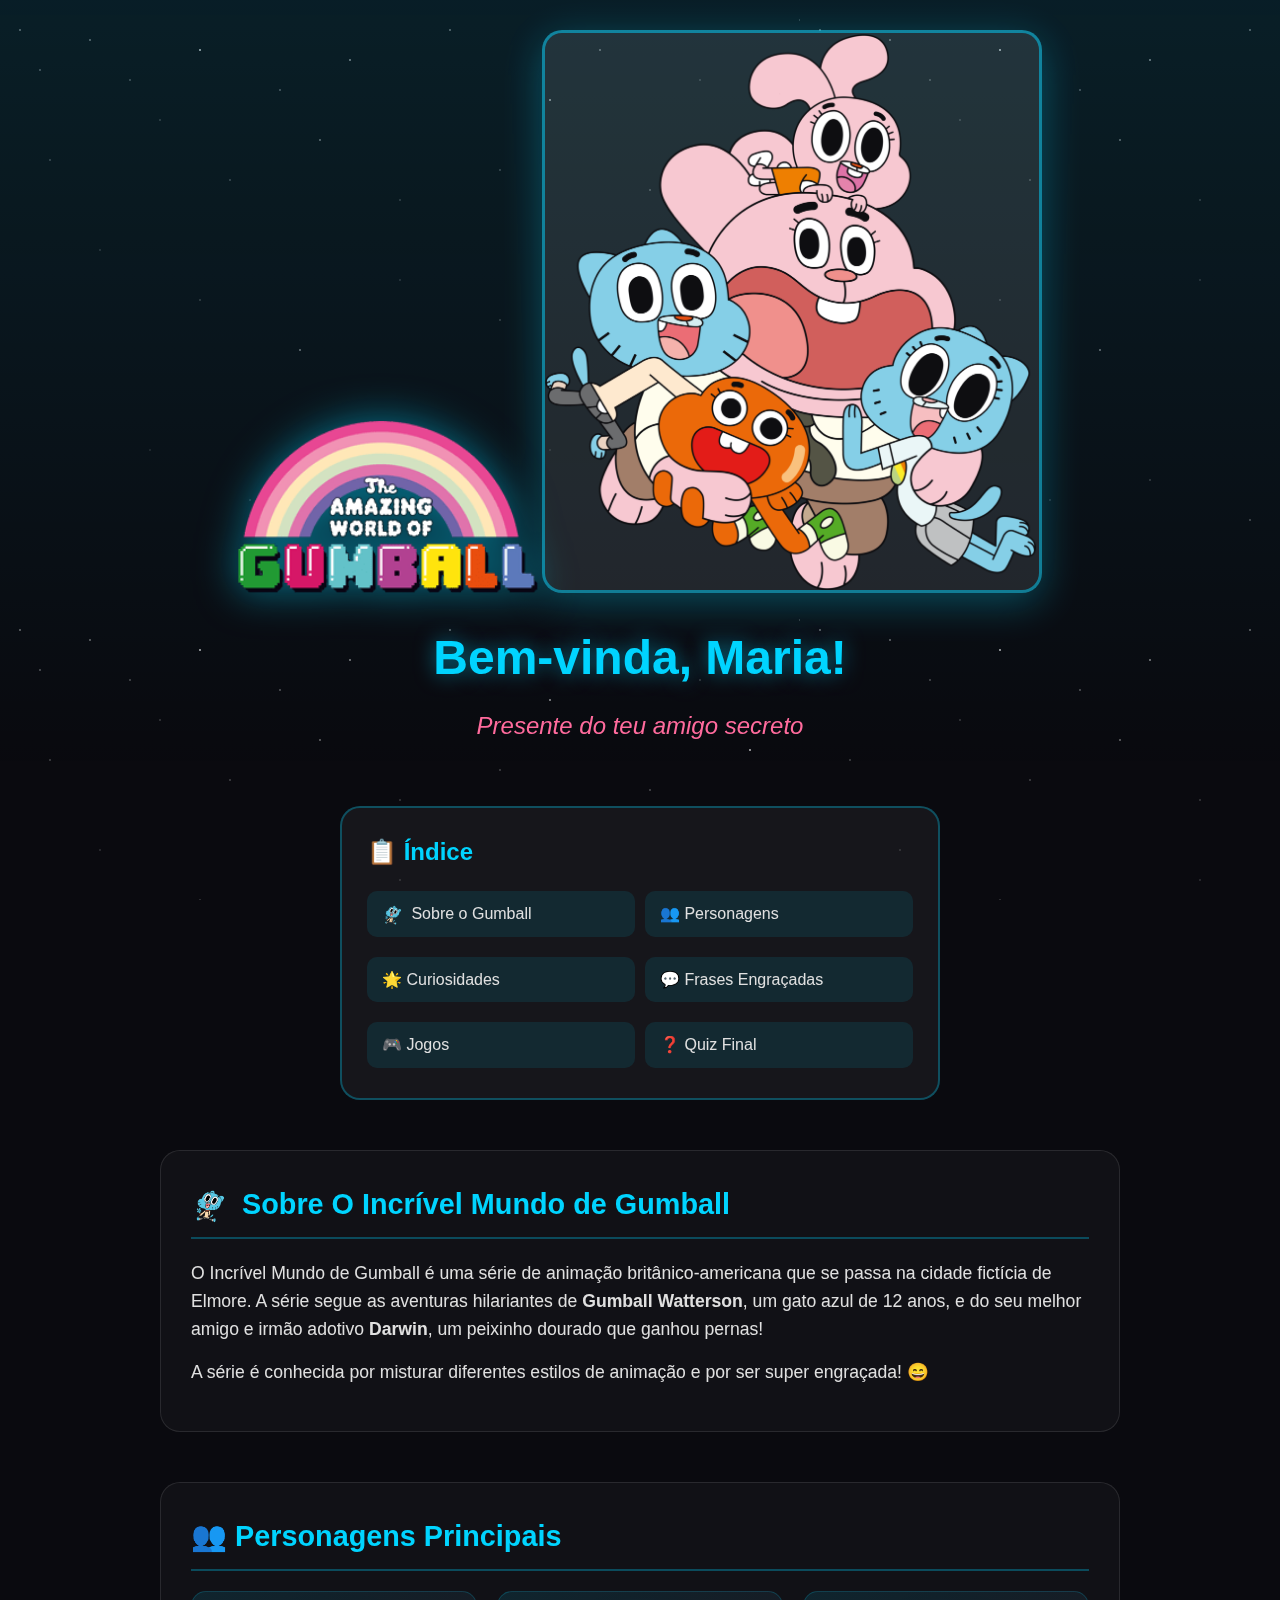
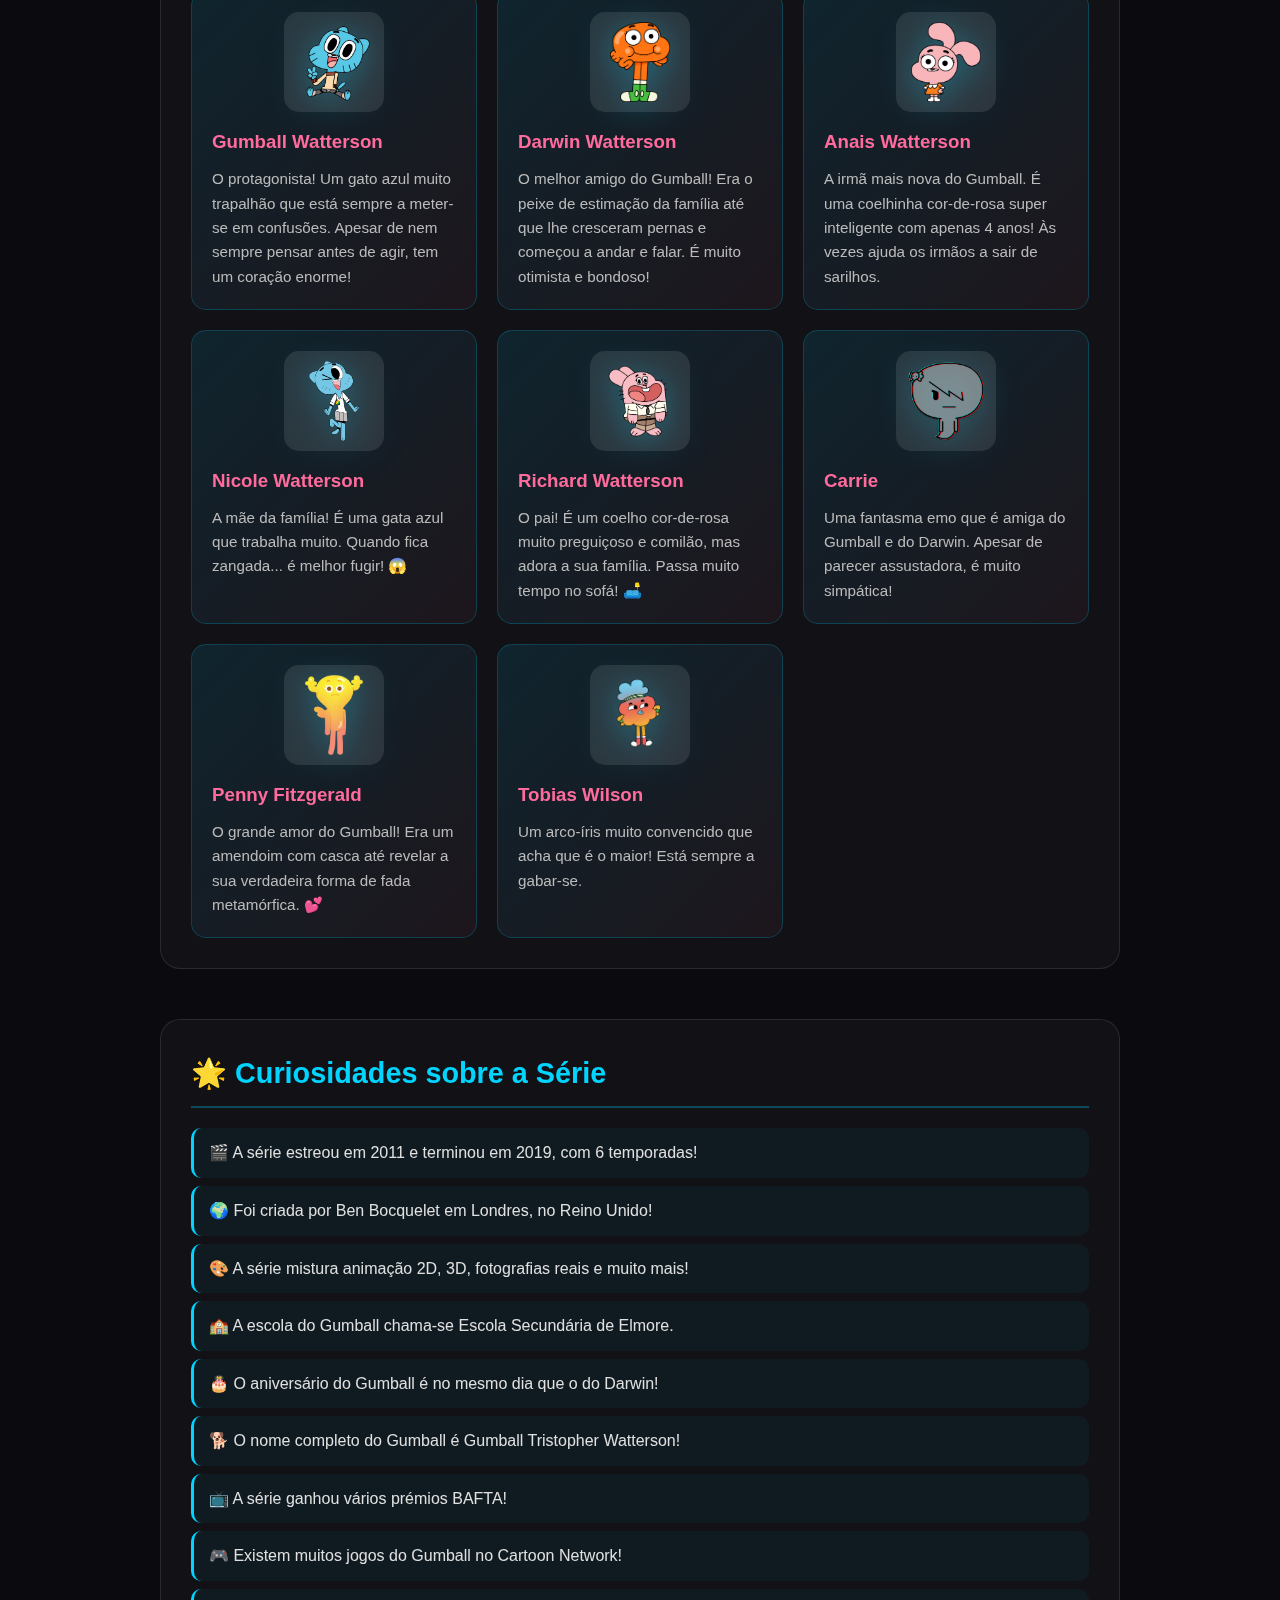
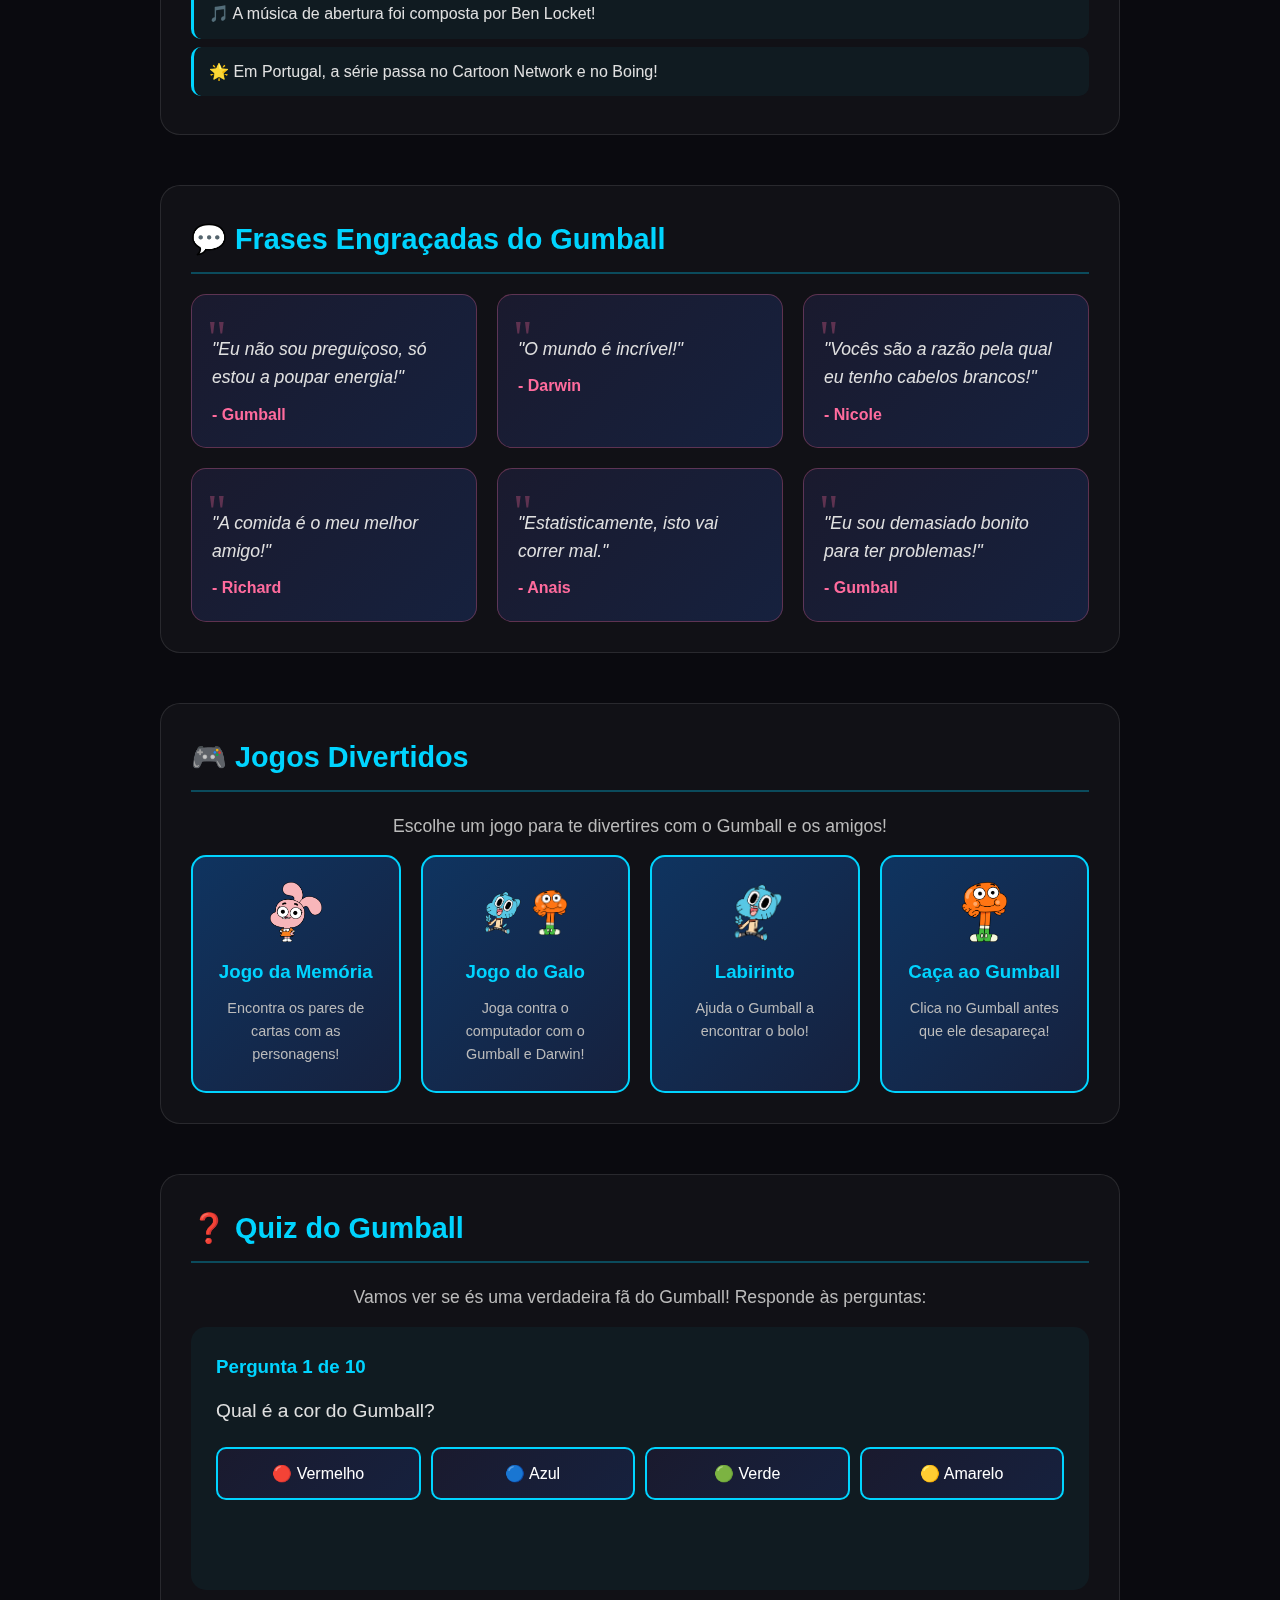
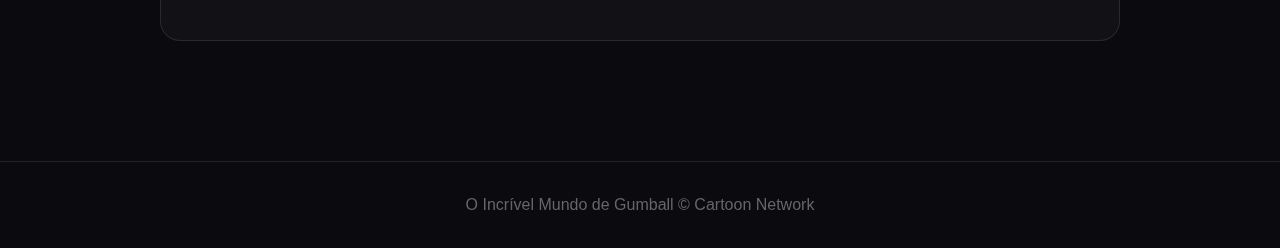
<file: index.html>
<!DOCTYPE html>
<html lang="pt-PT">
<head>
    <meta charset="UTF-8">
    <meta name="viewport" content="width=device-width, initial-scale=1.0">
    <title>Site da Maria - O Incrível Mundo de Gumball</title>
    <link rel="stylesheet" href="styles.css">
</head>
<body>
    <!-- Estrelinhas animadas -->
    <div class="stars"></div>

    <!-- Imagem do topo -->
    <header class="header">
        <img src="img/logo.png" alt="Logo Gumball" class="header-logo">
        <img src="img/header.png" alt="Gumball e Amigos" class="header-image">
        <h1 class="titulo-principal">Bem-vinda, Maria!</h1>
        <p class="subtitulo">Presente do teu amigo secreto</p>
    </header>

    <!-- Índice -->
    <nav class="indice">
        <h2>📋 Índice</h2>
        <ul>
            <li><a href="#sobre"><img src="img/gumball.png" alt="Gumball" style="width: 20px; height: 20px; vertical-align: middle; margin-right: 5px;"> Sobre o Gumball</a></li>
            <li><a href="#personagens">👥 Personagens</a></li>
            <li><a href="#curiosidades">🌟 Curiosidades</a></li>
            <li><a href="#frases">💬 Frases Engraçadas</a></li>
            <li><a href="#jogos">🎮 Jogos</a></li>
            <li><a href="#quiz">❓ Quiz Final</a></li>
        </ul>
    </nav>

    <main class="conteudo">
        <!-- Sobre o Gumball -->
        <section id="sobre" class="seccao">
            <h2><img src="img/gumball.png" alt="Gumball" style="width: 35px; height: 35px; vertical-align: middle; margin-right: 8px;"> Sobre O Incrível Mundo de Gumball</h2>
            <p>O Incrível Mundo de Gumball é uma série de animação britânico-americana que se passa na cidade fictícia de Elmore. A série segue as aventuras hilariantes de <strong>Gumball Watterson</strong>, um gato azul de 12 anos, e do seu melhor amigo e irmão adotivo <strong>Darwin</strong>, um peixinho dourado que ganhou pernas!</p>
            <p>A série é conhecida por misturar diferentes estilos de animação e por ser super engraçada! 😄</p>
        </section>

        <!-- Personagens -->
        <section id="personagens" class="seccao">
            <h2>👥 Personagens Principais</h2>
            <div class="personagens-grid">
                <div class="personagem-card">
                    <img src="img/gumball.png" alt="Gumball" class="personagem-img">
                    <h3>Gumball Watterson</h3>
                    <p>O protagonista! Um gato azul muito trapalhão que está sempre a meter-se em confusões. Apesar de nem sempre pensar antes de agir, tem um coração enorme!</p>
                </div>
                <div class="personagem-card">
                    <img src="img/darwin.png" alt="Darwin" class="personagem-img">
                    <h3>Darwin Watterson</h3>
                    <p>O melhor amigo do Gumball! Era o peixe de estimação da família até que lhe cresceram pernas e começou a andar e falar. É muito otimista e bondoso!</p>
                </div>
                <div class="personagem-card">
                    <img src="img/anais.png" alt="Anais" class="personagem-img">
                    <h3>Anais Watterson</h3>
                    <p>A irmã mais nova do Gumball. É uma coelhinha cor-de-rosa super inteligente com apenas 4 anos! Às vezes ajuda os irmãos a sair de sarilhos.</p>
                </div>
                <div class="personagem-card">
                    <img src="img/nicole.png" alt="Nicole" class="personagem-img">
                    <h3>Nicole Watterson</h3>
                    <p>A mãe da família! É uma gata azul que trabalha muito. Quando fica zangada... é melhor fugir! 😱</p>
                </div>
                <div class="personagem-card">
                    <img src="img/richard.png" alt="Richard" class="personagem-img">
                    <h3>Richard Watterson</h3>
                    <p>O pai! É um coelho cor-de-rosa muito preguiçoso e comilão, mas adora a sua família. Passa muito tempo no sofá! 🛋️</p>
                </div>
                <div class="personagem-card">
                    <img src="img/carrie.png" alt="Carrie" class="personagem-img">
                    <h3>Carrie</h3>
                    <p>Uma fantasma emo que é amiga do Gumball e do Darwin. Apesar de parecer assustadora, é muito simpática!</p>
                </div>
                <div class="personagem-card">
                    <img src="img/penny.png" alt="Penny" class="personagem-img">
                    <h3>Penny Fitzgerald</h3>
                    <p>O grande amor do Gumball! Era um amendoim com casca até revelar a sua verdadeira forma de fada metamórfica. 💕</p>
                </div>
                <div class="personagem-card">
                    <img src="img/tobias.png" alt="Tobias" class="personagem-img">
                    <h3>Tobias Wilson</h3>
                    <p>Um arco-íris muito convencido que acha que é o maior! Está sempre a gabar-se.</p>
                </div>
            </div>
        </section>

        <!-- Curiosidades -->
        <section id="curiosidades" class="seccao">
            <h2>🌟 Curiosidades sobre a Série</h2>
            <ul class="lista-curiosidades">
                <li>🎬 A série estreou em 2011 e terminou em 2019, com 6 temporadas!</li>
                <li>🌍 Foi criada por Ben Bocquelet em Londres, no Reino Unido!</li>
                <li>🎨 A série mistura animação 2D, 3D, fotografias reais e muito mais!</li>
                <li>🏫 A escola do Gumball chama-se Escola Secundária de Elmore.</li>
                <li>🎂 O aniversário do Gumball é no mesmo dia que o do Darwin!</li>
                <li>🐕 O nome completo do Gumball é Gumball Tristopher Watterson!</li>
                <li>📺 A série ganhou vários prémios BAFTA!</li>
                <li>🎮 Existem muitos jogos do Gumball no Cartoon Network!</li>
                <li>🎵 A música de abertura foi composta por Ben Locket!</li>
                <li>🌟 Em Portugal, a série passa no Cartoon Network e no Boing!</li>
            </ul>
        </section>

        <!-- Frases Engraçadas -->
        <section id="frases" class="seccao">
            <h2>💬 Frases Engraçadas do Gumball</h2>
            <div class="frases-container">
                <div class="frase-card">
                    <p>"Eu não sou preguiçoso, só estou a poupar energia!"</p>
                    <span>- Gumball</span>
                </div>
                <div class="frase-card">
                    <p>"O mundo é incrível!"</p>
                    <span>- Darwin</span>
                </div>
                <div class="frase-card">
                    <p>"Vocês são a razão pela qual eu tenho cabelos brancos!"</p>
                    <span>- Nicole</span>
                </div>
                <div class="frase-card">
                    <p>"A comida é o meu melhor amigo!"</p>
                    <span>- Richard</span>
                </div>
                <div class="frase-card">
                    <p>"Estatisticamente, isto vai correr mal."</p>
                    <span>- Anais</span>
                </div>
                <div class="frase-card">
                    <p>"Eu sou demasiado bonito para ter problemas!"</p>
                    <span>- Gumball</span>
                </div>
            </div>
        </section>

        <!-- Jogos -->
        <section id="jogos" class="seccao">
            <h2>🎮 Jogos Divertidos</h2>
            <p class="intro-jogos">Escolhe um jogo para te divertires com o Gumball e os amigos!</p>
            <div class="jogos-grid">
                <a href="jogo-memoria.html" class="jogo-card">
                    <div class="jogo-icon"><img src="img/anais.png" alt="Anais"></div>
                    <h3>Jogo da Memória</h3>
                    <p>Encontra os pares de cartas com as personagens!</p>
                </a>
                <a href="jogo-galo.html" class="jogo-card">
                    <div class="jogo-icon jogo-icon-duplo"><img src="img/gumball.png" alt="Gumball"><img src="img/darwin.png" alt="Darwin"></div>
                    <h3>Jogo do Galo</h3>
                    <p>Joga contra o computador com o Gumball e Darwin!</p>
                </a>
                <a href="labirinto.html" class="jogo-card">
                    <div class="jogo-icon"><img src="img/gumball.png" alt="Gumball"></div>
                    <h3>Labirinto</h3>
                    <p>Ajuda o Gumball a encontrar o bolo!</p>
                </a>
                <a href="caca-gumball.html" class="jogo-card">
                    <div class="jogo-icon"><img src="img/darwin.png" alt="Darwin"></div>
                    <h3>Caça ao Gumball</h3>
                    <p>Clica no Gumball antes que ele desapareça!</p>
                </a>
            </div>
        </section>

        <!-- Quiz -->
        <section id="quiz" class="seccao">
            <h2>❓ Quiz do Gumball</h2>
            <p class="intro-quiz">Vamos ver se és uma verdadeira fã do Gumball! Responde às perguntas:</p>

            <div id="quiz-container">
                <div id="quiz-questions">
                    <!-- Pergunta 1 -->
                    <div class="quiz-question" data-question="1">
                        <h3>Pergunta 1 de 10</h3>
                        <p>Qual é a cor do Gumball?</p>
                        <div class="quiz-options">
                            <button onclick="checkAnswer(1, 'a')">🔴 Vermelho</button>
                            <button onclick="checkAnswer(1, 'b')">🔵 Azul</button>
                            <button onclick="checkAnswer(1, 'c')">🟢 Verde</button>
                            <button onclick="checkAnswer(1, 'd')">🟡 Amarelo</button>
                        </div>
                        <p class="feedback" id="feedback1"></p>
                    </div>

                    <!-- Pergunta 2 -->
                    <div class="quiz-question hidden" data-question="2">
                        <h3>Pergunta 2 de 10</h3>
                        <p>O que é o Darwin?</p>
                        <div class="quiz-options">
                            <button onclick="checkAnswer(2, 'a')">🐱 Um gato</button>
                            <button onclick="checkAnswer(2, 'b')">🐟 Um peixe</button>
                            <button onclick="checkAnswer(2, 'c')">🐰 Um coelho</button>
                            <button onclick="checkAnswer(2, 'd')">🐕 Um cão</button>
                        </div>
                        <p class="feedback" id="feedback2"></p>
                    </div>

                    <!-- Pergunta 3 -->
                    <div class="quiz-question hidden" data-question="3">
                        <h3>Pergunta 3 de 10</h3>
                        <p>Como se chama a irmã mais nova do Gumball?</p>
                        <div class="quiz-options">
                            <button onclick="checkAnswer(3, 'a')">Ana</button>
                            <button onclick="checkAnswer(3, 'b')">Penny</button>
                            <button onclick="checkAnswer(3, 'c')">Anais</button>
                            <button onclick="checkAnswer(3, 'd')">Carrie</button>
                        </div>
                        <p class="feedback" id="feedback3"></p>
                    </div>

                    <!-- Pergunta 4 -->
                    <div class="quiz-question hidden" data-question="4">
                        <h3>Pergunta 4 de 10</h3>
                        <p>Qual é o nome da cidade onde vive o Gumball?</p>
                        <div class="quiz-options">
                            <button onclick="checkAnswer(4, 'a')">Townsville</button>
                            <button onclick="checkAnswer(4, 'b')">Elmore</button>
                            <button onclick="checkAnswer(4, 'c')">Springfield</button>
                            <button onclick="checkAnswer(4, 'd')">Gravity Falls</button>
                        </div>
                        <p class="feedback" id="feedback4"></p>
                    </div>

                    <!-- Pergunta 5 -->
                    <div class="quiz-question hidden" data-question="5">
                        <h3>Pergunta 5 de 10</h3>
                        <p>Quem é o grande amor do Gumball?</p>
                        <div class="quiz-options">
                            <button onclick="checkAnswer(5, 'a')">Carrie</button>
                            <button onclick="checkAnswer(5, 'b')">Masami</button>
                            <button onclick="checkAnswer(5, 'c')">Penny</button>
                            <button onclick="checkAnswer(5, 'd')">Teri</button>
                        </div>
                        <p class="feedback" id="feedback5"></p>
                    </div>

                    <!-- Pergunta 6 -->
                    <div class="quiz-question hidden" data-question="6">
                        <h3>Pergunta 6 de 10</h3>
                        <p>Qual é a característica principal do pai, Richard?</p>
                        <div class="quiz-options">
                            <button onclick="checkAnswer(6, 'a')">É muito trabalhador</button>
                            <button onclick="checkAnswer(6, 'b')">É preguiçoso e comilão</button>
                            <button onclick="checkAnswer(6, 'c')">É muito inteligente</button>
                            <button onclick="checkAnswer(6, 'd')">É atlético</button>
                        </div>
                        <p class="feedback" id="feedback6"></p>
                    </div>

                    <!-- Pergunta 7 -->
                    <div class="quiz-question hidden" data-question="7">
                        <h3>Pergunta 7 de 10</h3>
                        <p>O que é a Carrie?</p>
                        <div class="quiz-options">
                            <button onclick="checkAnswer(7, 'a')">Uma nuvem</button>
                            <button onclick="checkAnswer(7, 'b')">Uma fantasma</button>
                            <button onclick="checkAnswer(7, 'c')">Uma fada</button>
                            <button onclick="checkAnswer(7, 'd')">Uma bruxa</button>
                        </div>
                        <p class="feedback" id="feedback7"></p>
                    </div>

                    <!-- Pergunta 8 -->
                    <div class="quiz-question hidden" data-question="8">
                        <h3>Pergunta 8 de 10</h3>
                        <p>Quantas temporadas tem a série?</p>
                        <div class="quiz-options">
                            <button onclick="checkAnswer(8, 'a')">4 temporadas</button>
                            <button onclick="checkAnswer(8, 'b')">5 temporadas</button>
                            <button onclick="checkAnswer(8, 'c')">6 temporadas</button>
                            <button onclick="checkAnswer(8, 'd')">7 temporadas</button>
                        </div>
                        <p class="feedback" id="feedback8"></p>
                    </div>

                    <!-- Pergunta 9 -->
                    <div class="quiz-question hidden" data-question="9">
                        <h3>Pergunta 9 de 10</h3>
                        <p>Qual é o animal que é a mãe do Gumball?</p>
                        <div class="quiz-options">
                            <button onclick="checkAnswer(9, 'a')">Coelha</button>
                            <button onclick="checkAnswer(9, 'b')">Gata</button>
                            <button onclick="checkAnswer(9, 'c')">Raposa</button>
                            <button onclick="checkAnswer(9, 'd')">Ratinha</button>
                        </div>
                        <p class="feedback" id="feedback9"></p>
                    </div>

                    <!-- Pergunta 10 -->
                    <div class="quiz-question hidden" data-question="10">
                        <h3>Pergunta 10 de 10</h3>
                        <p>Qual é o nome completo do meio do Gumball?</p>
                        <div class="quiz-options">
                            <button onclick="checkAnswer(10, 'a')">Christopher</button>
                            <button onclick="checkAnswer(10, 'b')">Tristopher</button>
                            <button onclick="checkAnswer(10, 'c')">Theodore</button>
                            <button onclick="checkAnswer(10, 'd')">Timothy</button>
                        </div>
                        <p class="feedback" id="feedback10"></p>
                    </div>
                </div>

                <div id="quiz-result" class="hidden">
                    <h3>🎉 Quiz Completo!</h3>
                    <p id="score-text"></p>
                    <div id="result-message"></div>
                    <button onclick="restartQuiz()" class="btn-restart">🔄 Jogar Novamente</button>
                </div>
            </div>
        </section>

    </main>

    <footer>
        <p>O Incrível Mundo de Gumball © Cartoon Network</p>
    </footer>

    <script>
        // Quiz Logic
        const answers = {
            1: 'b', // Azul
            2: 'b', // Peixe
            3: 'c', // Anais
            4: 'b', // Elmore
            5: 'c', // Penny
            6: 'b', // Preguiçoso e comilão
            7: 'b', // Fantasma
            8: 'c', // 6 temporadas
            9: 'b', // Gata
            10: 'b' // Tristopher
        };

        let currentQuestion = 1;
        let score = 0;
        let answeredQuestions = new Set();

        function checkAnswer(question, answer) {
            if (answeredQuestions.has(question)) return;

            answeredQuestions.add(question);
            const feedback = document.getElementById(`feedback${question}`);
            const buttons = document.querySelectorAll(`.quiz-question[data-question="${question}"] button`);

            buttons.forEach(btn => btn.disabled = true);

            if (answer === answers[question]) {
                score++;
                feedback.textContent = '✅ Correto! Muito bem!';
                feedback.className = 'feedback correct';
            } else {
                feedback.textContent = '❌ Ops! Não era essa...';
                feedback.className = 'feedback incorrect';
            }

            setTimeout(() => {
                if (question < 10) {
                    document.querySelector(`.quiz-question[data-question="${question}"]`).classList.add('hidden');
                    document.querySelector(`.quiz-question[data-question="${question + 1}"]`).classList.remove('hidden');
                } else {
                    showResult();
                }
            }, 1500);
        }

        function showResult() {
            document.getElementById('quiz-questions').classList.add('hidden');
            document.getElementById('quiz-result').classList.remove('hidden');

            const scoreText = document.getElementById('score-text');
            const resultMessage = document.getElementById('result-message');

            scoreText.textContent = `Acertaste ${score} de 10 perguntas!`;

            if (score === 10) {
                resultMessage.innerHTML = '🏆 PERFEITO! És uma super fã do Gumball! 🌟';
            } else if (score >= 7) {
                resultMessage.innerHTML = '🎉 Excelente! Sabes muito sobre o Gumball!';
            } else if (score >= 5) {
                resultMessage.innerHTML = '👍 Nada mal! Continua a ver a série!';
            } else {
                resultMessage.innerHTML = '💪 Podes melhorar! Vê mais episódios!';
            }
        }

        function restartQuiz() {
            currentQuestion = 1;
            score = 0;
            answeredQuestions.clear();

            document.querySelectorAll('.quiz-question').forEach((q, i) => {
                if (i === 0) {
                    q.classList.remove('hidden');
                } else {
                    q.classList.add('hidden');
                }
                q.querySelectorAll('button').forEach(btn => btn.disabled = false);
            });

            document.querySelectorAll('.feedback').forEach(f => {
                f.textContent = '';
                f.className = 'feedback';
            });

            document.getElementById('quiz-questions').classList.remove('hidden');
            document.getElementById('quiz-result').classList.add('hidden');
        }

        // Smooth scrolling para o índice
        document.querySelectorAll('.indice a').forEach(anchor => {
            anchor.addEventListener('click', function(e) {
                e.preventDefault();
                const target = document.querySelector(this.getAttribute('href'));
                target.scrollIntoView({ behavior: 'smooth' });
            });
        });
    </script>
</body>
</html>
</file>
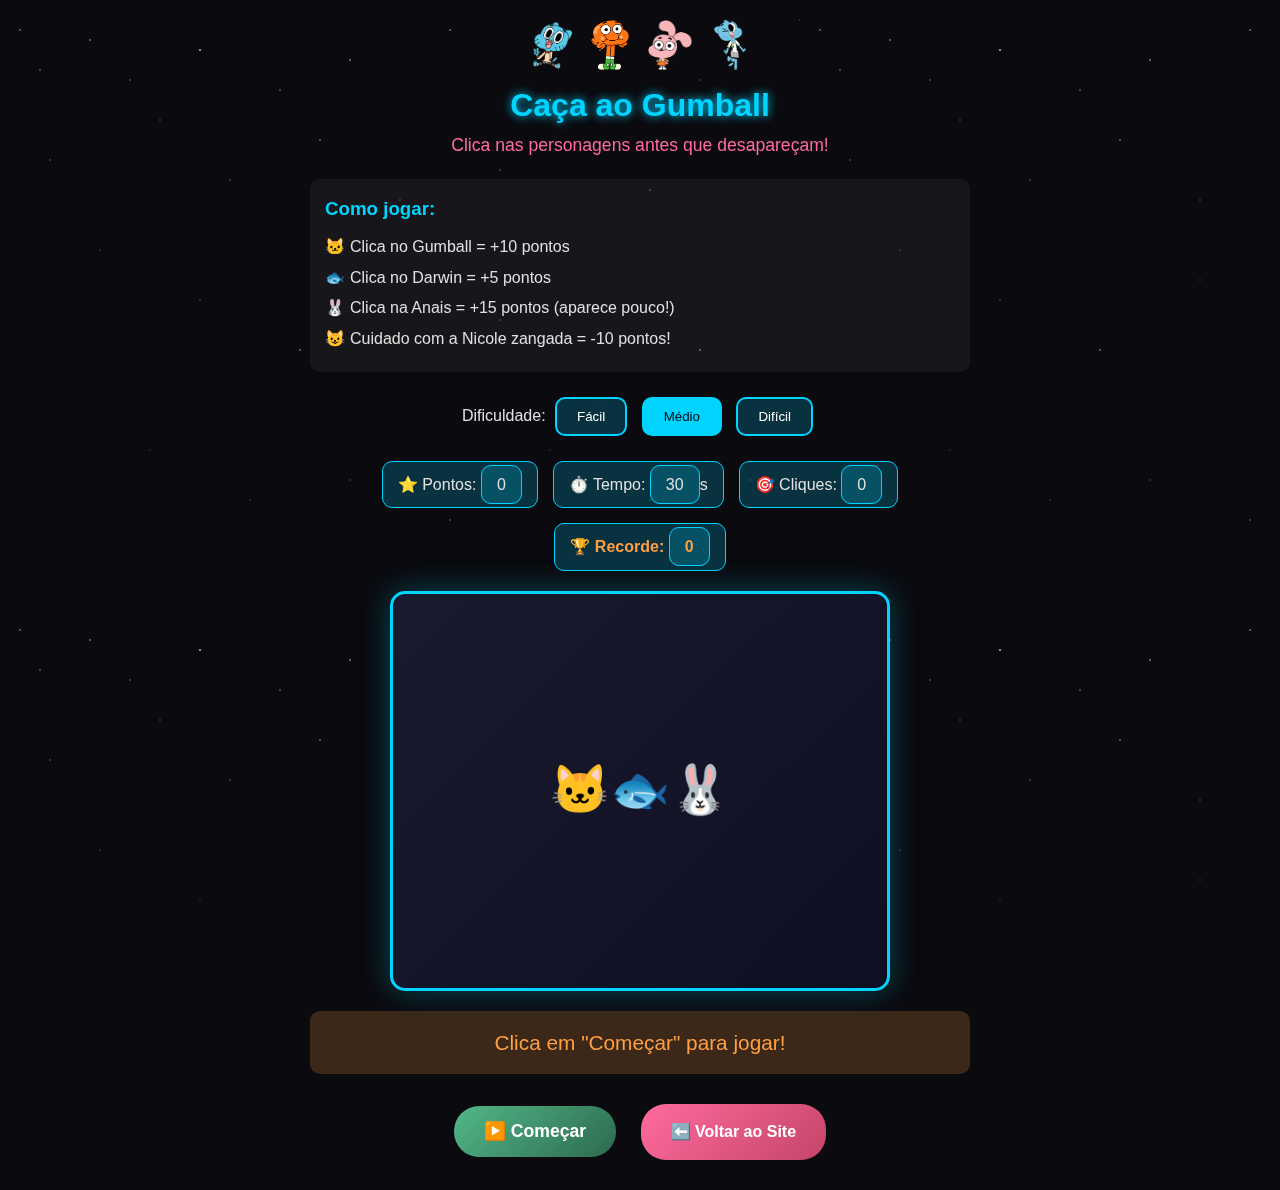
<file: caca-gumball.html>
<!DOCTYPE html>
<html lang="pt-PT">
<head>
    <meta charset="UTF-8">
    <meta name="viewport" content="width=device-width, initial-scale=1.0">
    <title>Caça ao Gumball</title>
    <link rel="stylesheet" href="styles.css">
    <style>
        .game-container {
            max-width: 700px;
            margin: 0 auto;
            padding: 20px;
            text-align: center;
        }

        .game-header {
            margin-bottom: 20px;
            text-align: center;
        }

        .game-header-imgs {
            display: flex;
            justify-content: center;
            gap: 10px;
            margin-bottom: 10px;
        }

        .game-header-imgs img {
            width: 50px;
            height: 50px;
            object-fit: contain;
        }

        .game-header h1 {
            color: #00d4ff;
            font-size: 2em;
            text-shadow: 0 0 10px #00d4ff;
        }

        .game-header p {
            color: #ff6b9d;
            font-size: 1.1em;
        }

        .game-info {
            display: flex;
            justify-content: center;
            gap: 15px;
            margin-bottom: 20px;
            flex-wrap: wrap;
        }

        .game-info span {
            background: rgba(0, 212, 255, 0.2);
            padding: 10px 15px;
            border-radius: 10px;
            border: 1px solid #00d4ff;
            font-size: 1em;
        }

        .game-area {
            position: relative;
            width: 100%;
            max-width: 500px;
            height: 400px;
            background: linear-gradient(135deg, #1a1a2e, #0f0f23);
            border: 3px solid #00d4ff;
            border-radius: 15px;
            margin: 0 auto 20px;
            overflow: hidden;
            cursor: crosshair;
            box-shadow: 0 0 30px rgba(0, 212, 255, 0.3);
        }

        .character {
            position: absolute;
            cursor: pointer;
            transition: transform 0.1s ease;
            user-select: none;
            z-index: 10;
            width: 60px;
            height: 60px;
        }

        .character img {
            width: 100%;
            height: 100%;
            object-fit: contain;
        }

        .character:hover {
            transform: scale(1.2);
        }

        .character.clicked {
            animation: pop 0.3s ease;
        }

        @keyframes pop {
            0% { transform: scale(1); }
            50% { transform: scale(1.5); }
            100% { transform: scale(0); opacity: 0; }
        }

        .score-popup {
            position: absolute;
            font-size: 1.5em;
            font-weight: bold;
            pointer-events: none;
            animation: scoreFloat 1s ease forwards;
            z-index: 20;
        }

        .score-popup.positive {
            color: #52b788;
        }

        .score-popup.negative {
            color: #ff6b9d;
        }

        @keyframes scoreFloat {
            0% { opacity: 1; transform: translateY(0); }
            100% { opacity: 0; transform: translateY(-50px); }
        }

        .game-status {
            font-size: 1.3em;
            margin: 20px 0;
            padding: 15px;
            border-radius: 10px;
            background: rgba(0, 212, 255, 0.1);
            min-height: 50px;
        }

        .game-status.ready {
            background: rgba(255, 159, 67, 0.2);
            color: #ff9f43;
        }

        .game-status.playing {
            background: rgba(0, 212, 255, 0.2);
            color: #00d4ff;
        }

        .game-status.ended {
            background: rgba(82, 183, 136, 0.2);
            color: #52b788;
        }

        .btn-voltar {
            display: inline-block;
            background: linear-gradient(135deg, #ff6b9d, #c44569);
            color: white;
            padding: 15px 30px;
            border-radius: 25px;
            text-decoration: none;
            font-weight: bold;
            margin: 10px;
            transition: all 0.3s ease;
            border: none;
            cursor: pointer;
            font-size: 1em;
        }

        .btn-voltar:hover {
            transform: scale(1.05);
            box-shadow: 0 5px 20px rgba(255, 107, 157, 0.5);
        }

        .btn-start {
            display: inline-block;
            background: linear-gradient(135deg, #52b788, #2d6a4f);
            color: white;
            padding: 15px 30px;
            border-radius: 25px;
            text-decoration: none;
            font-weight: bold;
            margin: 10px;
            transition: all 0.3s ease;
            border: none;
            cursor: pointer;
            font-size: 1.1em;
        }

        .btn-start:hover {
            transform: scale(1.05);
            box-shadow: 0 5px 20px rgba(82, 183, 136, 0.5);
        }

        .difficulty-selector {
            margin-bottom: 20px;
        }

        .difficulty-selector button {
            background: rgba(0, 212, 255, 0.2);
            border: 2px solid #00d4ff;
            color: white;
            padding: 10px 20px;
            margin: 5px;
            border-radius: 10px;
            cursor: pointer;
            transition: all 0.3s ease;
        }

        .difficulty-selector button:hover,
        .difficulty-selector button.active {
            background: #00d4ff;
            color: #0a0a0f;
        }

        .game-buttons {
            margin-top: 20px;
        }

        .instructions {
            background: rgba(255, 255, 255, 0.05);
            padding: 15px;
            border-radius: 10px;
            margin-bottom: 20px;
            text-align: left;
        }

        .instructions h3 {
            color: #00d4ff;
            margin-bottom: 10px;
        }

        .instructions ul {
            list-style: none;
            padding: 0;
        }

        .instructions li {
            margin: 5px 0;
            padding-left: 25px;
            position: relative;
        }

        .instructions li::before {
            content: attr(data-emoji);
            position: absolute;
            left: 0;
        }

        .high-score {
            color: #ff9f43;
            font-weight: bold;
        }
    </style>
</head>
<body>
    <div class="stars"></div>

    <div class="game-container">
        <div class="game-header">
            <div class="game-header-imgs">
                <img src="img/gumball.png" alt="Gumball">
                <img src="img/darwin.png" alt="Darwin">
                <img src="img/anais.png" alt="Anais">
                <img src="img/nicole.png" alt="Nicole">
            </div>
            <h1>Caça ao Gumball</h1>
            <p>Clica nas personagens antes que desapareçam!</p>
        </div>

        <div class="instructions">
            <h3>Como jogar:</h3>
            <ul>
                <li data-emoji="🐱">Clica no Gumball = +10 pontos</li>
                <li data-emoji="🐟">Clica no Darwin = +5 pontos</li>
                <li data-emoji="🐰">Clica na Anais = +15 pontos (aparece pouco!)</li>
                <li data-emoji="😺">Cuidado com a Nicole zangada = -10 pontos!</li>
            </ul>
        </div>

        <div class="difficulty-selector">
            <span>Dificuldade:</span>
            <button onclick="setDifficulty('easy')" id="btn-easy">Fácil</button>
            <button onclick="setDifficulty('medium')" id="btn-medium" class="active">Médio</button>
            <button onclick="setDifficulty('hard')" id="btn-hard">Difícil</button>
        </div>

        <div class="game-info">
            <span>⭐ Pontos: <span id="score">0</span></span>
            <span>⏱️ Tempo: <span id="timer">30</span>s</span>
            <span>🎯 Cliques: <span id="clicks">0</span></span>
            <span class="high-score">🏆 Recorde: <span id="high-score">0</span></span>
        </div>

        <div class="game-area" id="game-area">
            <!-- Characters will appear here -->
            <div style="display: flex; align-items: center; justify-content: center; height: 100%; font-size: 3em;">
                🐱🐟🐰
            </div>
        </div>

        <div class="game-status ready" id="game-status">
            Clica em "Começar" para jogar!
        </div>

        <div class="game-buttons">
            <button onclick="startGame()" class="btn-start" id="btn-start">▶️ Começar</button>
            <a href="index.html" class="btn-voltar">⬅️ Voltar ao Site</a>
        </div>
    </div>

    <script>
        const characters = [
            { img: 'img/gumball.png', name: 'Gumball', points: 10, weight: 40 },
            { img: 'img/darwin.png', name: 'Darwin', points: 5, weight: 35 },
            { img: 'img/anais.png', name: 'Anais', points: 15, weight: 15 },
            { img: 'img/nicole.png', name: 'Nicole', points: -10, weight: 10 }
        ];

        let difficulty = 'medium';
        let score = 0;
        let clicks = 0;
        let timeLeft = 30;
        let gameInterval = null;
        let spawnInterval = null;
        let gameActive = false;
        let highScore = localStorage.getItem('gumballHighScore') || 0;

        document.getElementById('high-score').textContent = highScore;

        const difficultySettings = {
            easy: { spawnRate: 1500, disappearTime: 2500, maxCharacters: 2 },
            medium: { spawnRate: 1000, disappearTime: 1800, maxCharacters: 3 },
            hard: { spawnRate: 600, disappearTime: 1200, maxCharacters: 4 }
        };

        function setDifficulty(level) {
            if (gameActive) return;
            difficulty = level;
            document.querySelectorAll('.difficulty-selector button').forEach(btn => btn.classList.remove('active'));
            document.getElementById(`btn-${level}`).classList.add('active');
        }

        function getRandomCharacter() {
            const totalWeight = characters.reduce((sum, char) => sum + char.weight, 0);
            let random = Math.random() * totalWeight;

            for (const char of characters) {
                random -= char.weight;
                if (random <= 0) return char;
            }
            return characters[0];
        }

        function spawnCharacter() {
            if (!gameActive) return;

            const gameArea = document.getElementById('game-area');
            const settings = difficultySettings[difficulty];

            // Limita o número de personagens na tela
            const currentCharacters = gameArea.querySelectorAll('.character');
            if (currentCharacters.length >= settings.maxCharacters) return;

            const char = getRandomCharacter();
            const charElement = document.createElement('div');
            charElement.className = 'character';
            charElement.innerHTML = `<img src="${char.img}" alt="${char.name}">`;
            charElement.dataset.points = char.points;
            charElement.dataset.name = char.name;

            // Posição aleatória
            const maxX = gameArea.offsetWidth - 60;
            const maxY = gameArea.offsetHeight - 60;
            const x = Math.random() * maxX;
            const y = Math.random() * maxY;

            charElement.style.left = `${x}px`;
            charElement.style.top = `${y}px`;

            charElement.addEventListener('click', (e) => {
                if (!gameActive) return;

                const points = parseInt(charElement.dataset.points);
                score += points;
                clicks++;

                document.getElementById('score').textContent = score;
                document.getElementById('clicks').textContent = clicks;

                // Popup de pontos
                showScorePopup(e.clientX, e.clientY, points);

                charElement.classList.add('clicked');
                setTimeout(() => {
                    if (charElement.parentNode) {
                        charElement.remove();
                    }
                }, 300);
            });

            gameArea.appendChild(charElement);

            // Remove após algum tempo
            setTimeout(() => {
                if (charElement.parentNode && !charElement.classList.contains('clicked')) {
                    charElement.style.opacity = '0';
                    charElement.style.transition = 'opacity 0.3s';
                    setTimeout(() => {
                        if (charElement.parentNode) {
                            charElement.remove();
                        }
                    }, 300);
                }
            }, settings.disappearTime);
        }

        function showScorePopup(x, y, points) {
            const gameArea = document.getElementById('game-area');
            const rect = gameArea.getBoundingClientRect();

            const popup = document.createElement('div');
            popup.className = `score-popup ${points > 0 ? 'positive' : 'negative'}`;
            popup.textContent = points > 0 ? `+${points}` : points;

            popup.style.left = `${x - rect.left}px`;
            popup.style.top = `${y - rect.top}px`;

            gameArea.appendChild(popup);

            setTimeout(() => popup.remove(), 1000);
        }

        function startGame() {
            if (gameActive) return;

            gameActive = true;
            score = 0;
            clicks = 0;
            timeLeft = 30;

            document.getElementById('score').textContent = '0';
            document.getElementById('clicks').textContent = '0';
            document.getElementById('timer').textContent = '30';
            document.getElementById('btn-start').textContent = '🎮 A jogar...';
            document.getElementById('btn-start').disabled = true;

            const statusElement = document.getElementById('game-status');
            statusElement.className = 'game-status playing';
            statusElement.textContent = 'Apanha as personagens! 🎯';

            const gameArea = document.getElementById('game-area');
            gameArea.innerHTML = '';

            const settings = difficultySettings[difficulty];

            // Timer do jogo
            gameInterval = setInterval(() => {
                timeLeft--;
                document.getElementById('timer').textContent = timeLeft;

                if (timeLeft <= 0) {
                    endGame();
                }
            }, 1000);

            // Spawn de personagens
            spawnInterval = setInterval(spawnCharacter, settings.spawnRate);
            spawnCharacter(); // Spawn inicial
        }

        function endGame() {
            gameActive = false;
            clearInterval(gameInterval);
            clearInterval(spawnInterval);

            const gameArea = document.getElementById('game-area');
            gameArea.innerHTML = '';

            // Atualiza recorde
            if (score > highScore) {
                highScore = score;
                localStorage.setItem('gumballHighScore', highScore);
                document.getElementById('high-score').textContent = highScore;
            }

            const statusElement = document.getElementById('game-status');
            statusElement.className = 'game-status ended';

            let message = '';
            if (score >= 200) {
                message = `🏆 INCRÍVEL! ${score} pontos! És um mestre da caça ao Gumball!`;
            } else if (score >= 100) {
                message = `🎉 Muito bem! ${score} pontos! O Gumball ficaria orgulhoso!`;
            } else if (score >= 50) {
                message = `👍 Nada mal! ${score} pontos! Continua a treinar!`;
            } else if (score >= 0) {
                message = `😊 ${score} pontos! Tenta outra vez para melhorar!`;
            } else {
                message = `😅 ${score} pontos! Cuidado com a Nicole zangada!`;
            }

            if (score === highScore && score > 0) {
                message += ' 🌟 NOVO RECORDE!';
            }

            statusElement.textContent = message;

            document.getElementById('btn-start').textContent = '▶️ Jogar Novamente';
            document.getElementById('btn-start').disabled = false;

            // Mostra personagens no final
            gameArea.innerHTML = `
                <div style="display: flex; flex-direction: column; align-items: center; justify-content: center; height: 100%;">
                    <div style="font-size: 4em; margin-bottom: 10px;">
                        ${score >= 100 ? '🎉' : score >= 0 ? '😊' : '😅'}
                    </div>
                    <div style="font-size: 2em; color: #00d4ff;">
                        ${score} pontos!
                    </div>
                </div>
            `;
        }
    </script>
</body>
</html>
</file>
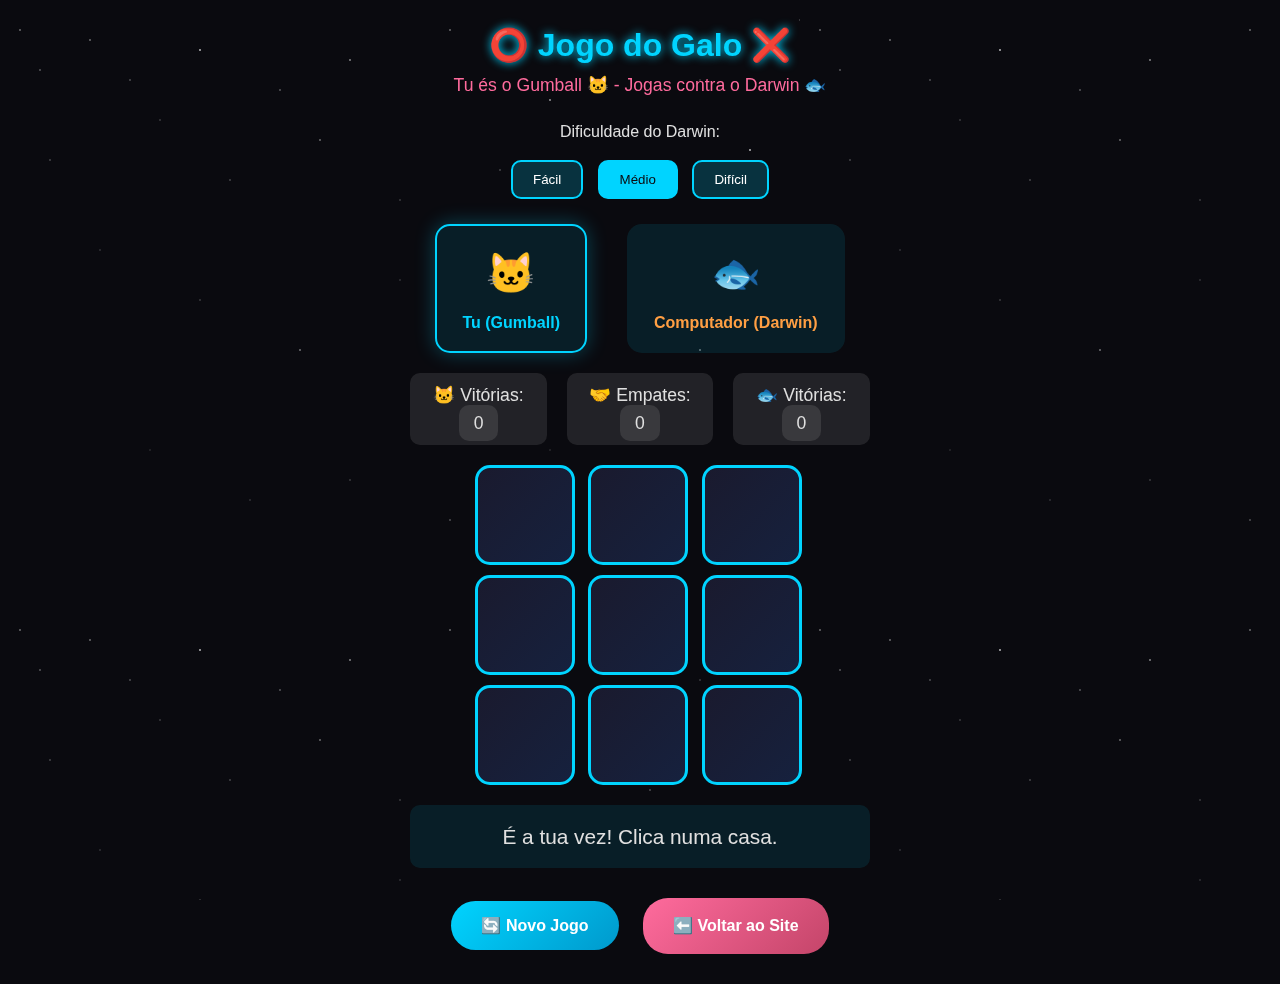
<file: jogo-galo.html>
<!DOCTYPE html>
<html lang="pt-PT">
<head>
    <meta charset="UTF-8">
    <meta name="viewport" content="width=device-width, initial-scale=1.0">
    <title>Jogo do Galo - Gumball vs Darwin</title>
    <link rel="stylesheet" href="styles.css">
    <style>
        .game-container {
            max-width: 500px;
            margin: 0 auto;
            padding: 20px;
            text-align: center;
        }

        .game-header {
            margin-bottom: 20px;
        }

        .game-header h1 {
            color: #00d4ff;
            font-size: 2em;
            text-shadow: 0 0 10px #00d4ff;
        }

        .game-header p {
            color: #ff6b9d;
            font-size: 1.1em;
        }

        .player-info {
            display: flex;
            justify-content: center;
            gap: 40px;
            margin-bottom: 20px;
        }

        .player {
            padding: 15px 25px;
            border-radius: 15px;
            background: rgba(0, 212, 255, 0.1);
            border: 2px solid transparent;
            transition: all 0.3s ease;
        }

        .player.active {
            border-color: #00d4ff;
            box-shadow: 0 0 20px rgba(0, 212, 255, 0.3);
        }

        .player .emoji {
            font-size: 2.5em;
            display: block;
            margin-bottom: 5px;
        }

        .player .name {
            font-weight: bold;
        }

        .player.gumball .name {
            color: #00d4ff;
        }

        .player.darwin .name {
            color: #ff9f43;
        }

        .score-board {
            display: flex;
            justify-content: center;
            gap: 20px;
            margin-bottom: 20px;
            font-size: 1.1em;
        }

        .score-board span {
            background: rgba(255, 255, 255, 0.1);
            padding: 8px 15px;
            border-radius: 10px;
        }

        .game-board {
            display: grid;
            grid-template-columns: repeat(3, 1fr);
            gap: 10px;
            max-width: 330px;
            margin: 0 auto 20px;
        }

        .cell {
            width: 100px;
            height: 100px;
            background: linear-gradient(135deg, #1a1a2e, #16213e);
            border: 3px solid #00d4ff;
            border-radius: 15px;
            cursor: pointer;
            display: flex;
            align-items: center;
            justify-content: center;
            font-size: 3em;
            transition: all 0.3s ease;
        }

        .cell:hover:not(.taken) {
            transform: scale(1.05);
            box-shadow: 0 0 25px rgba(0, 212, 255, 0.5);
            background: linear-gradient(135deg, #0f3460, #16213e);
        }

        .cell.taken {
            cursor: default;
        }

        .cell.win {
            background: linear-gradient(135deg, #52b788, #2d6a4f);
            border-color: #95d5b2;
            animation: pulse 0.5s ease infinite alternate;
        }

        @keyframes pulse {
            from { transform: scale(1); }
            to { transform: scale(1.05); }
        }

        .game-status {
            font-size: 1.3em;
            margin-bottom: 20px;
            padding: 15px;
            border-radius: 10px;
            background: rgba(0, 212, 255, 0.1);
            min-height: 50px;
        }

        .game-status.win {
            background: rgba(82, 183, 136, 0.2);
            color: #52b788;
        }

        .game-status.lose {
            background: rgba(255, 107, 157, 0.2);
            color: #ff6b9d;
        }

        .game-status.draw {
            background: rgba(255, 159, 67, 0.2);
            color: #ff9f43;
        }

        .btn-voltar {
            display: inline-block;
            background: linear-gradient(135deg, #ff6b9d, #c44569);
            color: white;
            padding: 15px 30px;
            border-radius: 25px;
            text-decoration: none;
            font-weight: bold;
            margin: 10px;
            transition: all 0.3s ease;
            border: none;
            cursor: pointer;
            font-size: 1em;
        }

        .btn-voltar:hover {
            transform: scale(1.05);
            box-shadow: 0 5px 20px rgba(255, 107, 157, 0.5);
        }

        .btn-restart {
            display: inline-block;
            background: linear-gradient(135deg, #00d4ff, #0099cc);
            color: white;
            padding: 15px 30px;
            border-radius: 25px;
            text-decoration: none;
            font-weight: bold;
            margin: 10px;
            transition: all 0.3s ease;
            border: none;
            cursor: pointer;
            font-size: 1em;
        }

        .btn-restart:hover {
            transform: scale(1.05);
            box-shadow: 0 5px 20px rgba(0, 212, 255, 0.5);
        }

        .difficulty-selector {
            margin-bottom: 20px;
        }

        .difficulty-selector span {
            display: block;
            margin-bottom: 10px;
        }

        .difficulty-selector button {
            background: rgba(0, 212, 255, 0.2);
            border: 2px solid #00d4ff;
            color: white;
            padding: 10px 20px;
            margin: 5px;
            border-radius: 10px;
            cursor: pointer;
            transition: all 0.3s ease;
        }

        .difficulty-selector button:hover,
        .difficulty-selector button.active {
            background: #00d4ff;
            color: #0a0a0f;
        }

        .game-buttons {
            margin-top: 20px;
        }
    </style>
</head>
<body>
    <div class="stars"></div>

    <div class="game-container">
        <div class="game-header">
            <h1>⭕ Jogo do Galo ❌</h1>
            <p>Tu és o Gumball 🐱 - Jogas contra o Darwin 🐟</p>
        </div>

        <div class="difficulty-selector">
            <span>Dificuldade do Darwin:</span>
            <button onclick="setDifficulty('easy')" id="btn-easy">Fácil</button>
            <button onclick="setDifficulty('medium')" id="btn-medium" class="active">Médio</button>
            <button onclick="setDifficulty('hard')" id="btn-hard">Difícil</button>
        </div>

        <div class="player-info">
            <div class="player gumball active" id="player-gumball">
                <span class="emoji">🐱</span>
                <span class="name">Tu (Gumball)</span>
            </div>
            <div class="player darwin" id="player-darwin">
                <span class="emoji">🐟</span>
                <span class="name">Computador (Darwin)</span>
            </div>
        </div>

        <div class="score-board">
            <span>🐱 Vitórias: <span id="player-wins">0</span></span>
            <span>🤝 Empates: <span id="draws">0</span></span>
            <span>🐟 Vitórias: <span id="computer-wins">0</span></span>
        </div>

        <div class="game-board" id="game-board">
            <div class="cell" data-index="0"></div>
            <div class="cell" data-index="1"></div>
            <div class="cell" data-index="2"></div>
            <div class="cell" data-index="3"></div>
            <div class="cell" data-index="4"></div>
            <div class="cell" data-index="5"></div>
            <div class="cell" data-index="6"></div>
            <div class="cell" data-index="7"></div>
            <div class="cell" data-index="8"></div>
        </div>

        <div class="game-status" id="game-status">
            É a tua vez! Clica numa casa.
        </div>

        <div class="game-buttons">
            <button onclick="restartGame()" class="btn-restart">🔄 Novo Jogo</button>
            <a href="index.html" class="btn-voltar">⬅️ Voltar ao Site</a>
        </div>
    </div>

    <script>
        const PLAYER = '🐱';
        const COMPUTER = '🐟';

        let board = ['', '', '', '', '', '', '', '', ''];
        let currentPlayer = PLAYER;
        let gameActive = true;
        let difficulty = 'medium';

        let playerWins = 0;
        let computerWins = 0;
        let draws = 0;

        const winPatterns = [
            [0, 1, 2], [3, 4, 5], [6, 7, 8], // Linhas
            [0, 3, 6], [1, 4, 7], [2, 5, 8], // Colunas
            [0, 4, 8], [2, 4, 6] // Diagonais
        ];

        const cells = document.querySelectorAll('.cell');
        const statusDisplay = document.getElementById('game-status');

        function setDifficulty(level) {
            difficulty = level;
            document.querySelectorAll('.difficulty-selector button').forEach(btn => btn.classList.remove('active'));
            document.getElementById(`btn-${level}`).classList.add('active');
            restartGame();
        }

        cells.forEach(cell => {
            cell.addEventListener('click', () => handleCellClick(cell));
        });

        function handleCellClick(cell) {
            const index = cell.dataset.index;

            if (board[index] !== '' || !gameActive || currentPlayer !== PLAYER) {
                return;
            }

            makeMove(index, PLAYER);

            if (gameActive) {
                currentPlayer = COMPUTER;
                updatePlayerIndicator();
                statusDisplay.textContent = 'O Darwin está a pensar... 🤔';

                setTimeout(() => {
                    computerMove();
                }, 700);
            }
        }

        function makeMove(index, player) {
            board[index] = player;
            cells[index].textContent = player;
            cells[index].classList.add('taken');

            const winner = checkWinner();
            if (winner) {
                endGame(winner);
            } else if (!board.includes('')) {
                endGame('draw');
            }
        }

        function computerMove() {
            if (!gameActive) return;

            let move;

            switch(difficulty) {
                case 'easy':
                    move = getRandomMove();
                    break;
                case 'medium':
                    move = Math.random() > 0.5 ? getBestMove() : getRandomMove();
                    break;
                case 'hard':
                    move = getBestMove();
                    break;
            }

            if (move !== null) {
                makeMove(move, COMPUTER);

                if (gameActive) {
                    currentPlayer = PLAYER;
                    updatePlayerIndicator();
                    statusDisplay.textContent = 'É a tua vez! Clica numa casa.';
                }
            }
        }

        function getRandomMove() {
            const availableMoves = board.map((cell, index) => cell === '' ? index : null).filter(val => val !== null);
            return availableMoves[Math.floor(Math.random() * availableMoves.length)];
        }

        function getBestMove() {
            // Primeiro, verifica se pode ganhar
            for (let pattern of winPatterns) {
                const move = findWinningMove(pattern, COMPUTER);
                if (move !== null) return move;
            }

            // Depois, bloqueia o jogador
            for (let pattern of winPatterns) {
                const move = findWinningMove(pattern, PLAYER);
                if (move !== null) return move;
            }

            // Tenta o centro
            if (board[4] === '') return 4;

            // Tenta os cantos
            const corners = [0, 2, 6, 8];
            const availableCorners = corners.filter(i => board[i] === '');
            if (availableCorners.length > 0) {
                return availableCorners[Math.floor(Math.random() * availableCorners.length)];
            }

            // Qualquer movimento disponível
            return getRandomMove();
        }

        function findWinningMove(pattern, player) {
            const [a, b, c] = pattern;
            const line = [board[a], board[b], board[c]];

            if (line.filter(cell => cell === player).length === 2 && line.includes('')) {
                if (board[a] === '') return a;
                if (board[b] === '') return b;
                if (board[c] === '') return c;
            }
            return null;
        }

        function checkWinner() {
            for (let pattern of winPatterns) {
                const [a, b, c] = pattern;
                if (board[a] && board[a] === board[b] && board[a] === board[c]) {
                    highlightWin(pattern);
                    return board[a];
                }
            }
            return null;
        }

        function highlightWin(pattern) {
            pattern.forEach(index => {
                cells[index].classList.add('win');
            });
        }

        function endGame(result) {
            gameActive = false;

            if (result === PLAYER) {
                playerWins++;
                document.getElementById('player-wins').textContent = playerWins;
                statusDisplay.textContent = '🎉 Parabéns! Ganhaste!';
                statusDisplay.className = 'game-status win';
            } else if (result === COMPUTER) {
                computerWins++;
                document.getElementById('computer-wins').textContent = computerWins;
                statusDisplay.textContent = '😅 O Darwin ganhou! Tenta outra vez!';
                statusDisplay.className = 'game-status lose';
            } else {
                draws++;
                document.getElementById('draws').textContent = draws;
                statusDisplay.textContent = '🤝 Empate! Estão os dois muito bons!';
                statusDisplay.className = 'game-status draw';
            }
        }

        function updatePlayerIndicator() {
            document.getElementById('player-gumball').classList.toggle('active', currentPlayer === PLAYER);
            document.getElementById('player-darwin').classList.toggle('active', currentPlayer === COMPUTER);
        }

        function restartGame() {
            board = ['', '', '', '', '', '', '', '', ''];
            currentPlayer = PLAYER;
            gameActive = true;

            cells.forEach(cell => {
                cell.textContent = '';
                cell.classList.remove('taken', 'win');
            });

            statusDisplay.textContent = 'É a tua vez! Clica numa casa.';
            statusDisplay.className = 'game-status';
            updatePlayerIndicator();
        }
    </script>
</body>
</html>
</file>
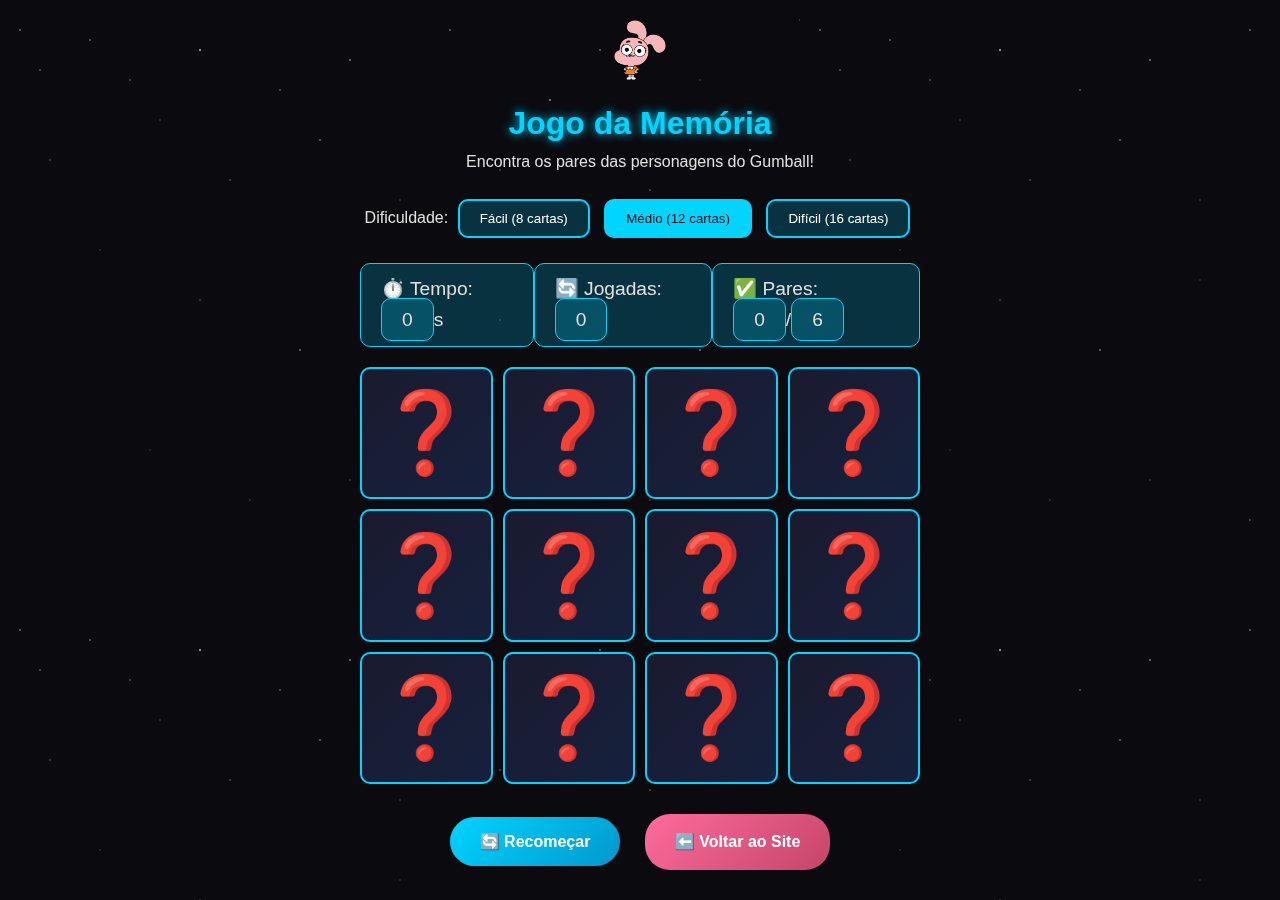
<file: jogo-memoria.html>
<!DOCTYPE html>
<html lang="pt-PT">
<head>
    <meta charset="UTF-8">
    <meta name="viewport" content="width=device-width, initial-scale=1.0">
    <title>Jogo da Memória - Gumball</title>
    <link rel="stylesheet" href="styles.css">
    <style>
        .game-container {
            max-width: 600px;
            margin: 0 auto;
            padding: 20px;
        }

        .game-header {
            text-align: center;
            margin-bottom: 20px;
        }

        .game-header h1 {
            color: #00d4ff;
            font-size: 2em;
            text-shadow: 0 0 10px #00d4ff;
        }

        .game-header-img {
            width: 60px;
            height: 60px;
            object-fit: contain;
            margin-bottom: 10px;
        }

        .game-info {
            display: flex;
            justify-content: space-around;
            margin-bottom: 20px;
            font-size: 1.2em;
        }

        .game-info span {
            background: rgba(0, 212, 255, 0.2);
            padding: 10px 20px;
            border-radius: 10px;
            border: 1px solid #00d4ff;
        }

        .memory-grid {
            display: grid;
            grid-template-columns: repeat(4, 1fr);
            gap: 10px;
            margin-bottom: 20px;
        }

        .memory-card {
            aspect-ratio: 1;
            background: linear-gradient(135deg, #1a1a2e, #16213e);
            border: 2px solid #00d4ff;
            border-radius: 10px;
            cursor: pointer;
            display: flex;
            align-items: center;
            justify-content: center;
            font-size: 2.5em;
            transition: all 0.3s ease;
            position: relative;
        }

        .memory-card:hover {
            transform: scale(1.05);
            box-shadow: 0 0 20px rgba(0, 212, 255, 0.5);
        }

        .memory-card .card-back {
            position: absolute;
            font-size: 2em;
        }

        .memory-card .card-front {
            position: absolute;
            opacity: 0;
            width: 80%;
            height: 80%;
            object-fit: contain;
        }

        .memory-card .card-front img {
            width: 100%;
            height: 100%;
            object-fit: contain;
        }

        .memory-card.flipped .card-back {
            opacity: 0;
        }

        .memory-card.flipped .card-front {
            opacity: 1;
        }

        .memory-card.flipped {
            background: linear-gradient(135deg, #0f3460, #16213e);
            border-color: #ff6b9d;
        }

        .memory-card.matched {
            background: linear-gradient(135deg, #1b4332, #2d6a4f);
            border-color: #52b788;
            cursor: default;
        }

        .memory-card.matched:hover {
            transform: none;
        }

        .btn-voltar {
            display: inline-block;
            background: linear-gradient(135deg, #ff6b9d, #c44569);
            color: white;
            padding: 15px 30px;
            border-radius: 25px;
            text-decoration: none;
            font-weight: bold;
            margin: 10px;
            transition: all 0.3s ease;
            border: none;
            cursor: pointer;
            font-size: 1em;
        }

        .btn-voltar:hover {
            transform: scale(1.05);
            box-shadow: 0 5px 20px rgba(255, 107, 157, 0.5);
        }

        .btn-restart {
            display: inline-block;
            background: linear-gradient(135deg, #00d4ff, #0099cc);
            color: white;
            padding: 15px 30px;
            border-radius: 25px;
            text-decoration: none;
            font-weight: bold;
            margin: 10px;
            transition: all 0.3s ease;
            border: none;
            cursor: pointer;
            font-size: 1em;
        }

        .btn-restart:hover {
            transform: scale(1.05);
            box-shadow: 0 5px 20px rgba(0, 212, 255, 0.5);
        }

        .game-buttons {
            text-align: center;
            margin-top: 20px;
        }

        .win-message {
            display: none;
            text-align: center;
            padding: 30px;
            background: linear-gradient(135deg, rgba(82, 183, 136, 0.3), rgba(27, 67, 50, 0.5));
            border: 2px solid #52b788;
            border-radius: 15px;
            margin-top: 20px;
        }

        .win-message.show {
            display: block;
            animation: fadeIn 0.5s ease;
        }

        .win-message h2 {
            color: #52b788;
            font-size: 1.8em;
            margin-bottom: 10px;
        }

        .win-message p {
            font-size: 1.2em;
        }

        @keyframes fadeIn {
            from { opacity: 0; transform: translateY(-20px); }
            to { opacity: 1; transform: translateY(0); }
        }

        .difficulty-selector {
            text-align: center;
            margin-bottom: 20px;
        }

        .difficulty-selector button {
            background: rgba(0, 212, 255, 0.2);
            border: 2px solid #00d4ff;
            color: white;
            padding: 10px 20px;
            margin: 5px;
            border-radius: 10px;
            cursor: pointer;
            transition: all 0.3s ease;
        }

        .difficulty-selector button:hover,
        .difficulty-selector button.active {
            background: #00d4ff;
            color: #0a0a0f;
        }
    </style>
</head>
<body>
    <div class="stars"></div>

    <div class="game-container">
        <div class="game-header">
            <img src="img/anais.png" alt="Anais" class="game-header-img">
            <h1>Jogo da Memória</h1>
            <p>Encontra os pares das personagens do Gumball!</p>
        </div>

        <div class="difficulty-selector">
            <span>Dificuldade:</span>
            <button onclick="setDifficulty('easy')" id="btn-easy">Fácil (8 cartas)</button>
            <button onclick="setDifficulty('medium')" id="btn-medium" class="active">Médio (12 cartas)</button>
            <button onclick="setDifficulty('hard')" id="btn-hard">Difícil (16 cartas)</button>
        </div>

        <div class="game-info">
            <span>⏱️ Tempo: <span id="timer">0</span>s</span>
            <span>🔄 Jogadas: <span id="moves">0</span></span>
            <span>✅ Pares: <span id="pairs">0</span>/<span id="total-pairs">6</span></span>
        </div>

        <div class="memory-grid" id="memory-grid">
            <!-- Cards will be generated by JavaScript -->
        </div>

        <div class="win-message" id="win-message">
            <h2>🎉 Parabéns!</h2>
            <p>Encontraste todos os pares em <span id="final-time">0</span> segundos com <span id="final-moves">0</span> jogadas!</p>
        </div>

        <div class="game-buttons">
            <button onclick="restartGame()" class="btn-restart">🔄 Recomeçar</button>
            <a href="index.html" class="btn-voltar">⬅️ Voltar ao Site</a>
        </div>
    </div>

    <script>
        // Personagens do Gumball com imagens
        const characters = [
            { img: 'img/gumball.png', name: 'Gumball' },
            { img: 'img/darwin.png', name: 'Darwin' },
            { img: 'img/anais.png', name: 'Anais' },
            { img: 'img/nicole.png', name: 'Nicole' },
            { img: 'img/richard.png', name: 'Richard' },
            { img: 'img/carrie.png', name: 'Carrie' },
            { img: 'img/penny.png', name: 'Penny' },
            { img: 'img/tobias.png', name: 'Tobias' }
        ];

        let difficulty = 'medium';
        let cards = [];
        let flippedCards = [];
        let matchedPairs = 0;
        let moves = 0;
        let timer = 0;
        let timerInterval = null;
        let canFlip = true;
        let gameStarted = false;

        function setDifficulty(level) {
            difficulty = level;
            document.querySelectorAll('.difficulty-selector button').forEach(btn => btn.classList.remove('active'));
            document.getElementById(`btn-${level}`).classList.add('active');
            restartGame();
        }

        function getCardCount() {
            switch(difficulty) {
                case 'easy': return 4; // 4 pares = 8 cartas
                case 'medium': return 6; // 6 pares = 12 cartas
                case 'hard': return 8; // 8 pares = 16 cartas
                default: return 6;
            }
        }

        function shuffleArray(array) {
            const newArray = [...array];
            for (let i = newArray.length - 1; i > 0; i--) {
                const j = Math.floor(Math.random() * (i + 1));
                [newArray[i], newArray[j]] = [newArray[j], newArray[i]];
            }
            return newArray;
        }

        function createCards() {
            const pairCount = getCardCount();
            const selectedCharacters = shuffleArray(characters).slice(0, pairCount);
            cards = shuffleArray([...selectedCharacters, ...selectedCharacters]);

            const grid = document.getElementById('memory-grid');
            grid.innerHTML = '';

            // Adjust grid columns based on difficulty
            if (difficulty === 'easy') {
                grid.style.gridTemplateColumns = 'repeat(4, 1fr)';
            } else if (difficulty === 'medium') {
                grid.style.gridTemplateColumns = 'repeat(4, 1fr)';
            } else {
                grid.style.gridTemplateColumns = 'repeat(4, 1fr)';
            }

            cards.forEach((char, index) => {
                const card = document.createElement('div');
                card.className = 'memory-card';
                card.dataset.index = index;
                card.dataset.character = char.name;
                card.innerHTML = `
                    <span class="card-back">❓</span>
                    <div class="card-front"><img src="${char.img}" alt="${char.name}"></div>
                `;
                card.addEventListener('click', () => flipCard(card));
                grid.appendChild(card);
            });

            document.getElementById('total-pairs').textContent = pairCount;
        }

        function flipCard(card) {
            if (!canFlip || card.classList.contains('flipped') || card.classList.contains('matched')) {
                return;
            }

            if (!gameStarted) {
                gameStarted = true;
                timerInterval = setInterval(() => {
                    timer++;
                    document.getElementById('timer').textContent = timer;
                }, 1000);
            }

            card.classList.add('flipped');
            flippedCards.push(card);

            if (flippedCards.length === 2) {
                moves++;
                document.getElementById('moves').textContent = moves;
                canFlip = false;

                const [card1, card2] = flippedCards;

                if (card1.dataset.character === card2.dataset.character) {
                    // Match!
                    setTimeout(() => {
                        card1.classList.add('matched');
                        card2.classList.add('matched');
                        matchedPairs++;
                        document.getElementById('pairs').textContent = matchedPairs;

                        flippedCards = [];
                        canFlip = true;

                        if (matchedPairs === getCardCount()) {
                            endGame();
                        }
                    }, 500);
                } else {
                    // No match
                    setTimeout(() => {
                        card1.classList.remove('flipped');
                        card2.classList.remove('flipped');
                        flippedCards = [];
                        canFlip = true;
                    }, 1000);
                }
            }
        }

        function endGame() {
            clearInterval(timerInterval);
            document.getElementById('win-message').classList.add('show');
            document.getElementById('final-time').textContent = timer;
            document.getElementById('final-moves').textContent = moves;
        }

        function restartGame() {
            clearInterval(timerInterval);
            timer = 0;
            moves = 0;
            matchedPairs = 0;
            flippedCards = [];
            canFlip = true;
            gameStarted = false;

            document.getElementById('timer').textContent = '0';
            document.getElementById('moves').textContent = '0';
            document.getElementById('pairs').textContent = '0';
            document.getElementById('win-message').classList.remove('show');

            createCards();
        }

        // Initialize game
        createCards();
    </script>
</body>
</html>
</file>
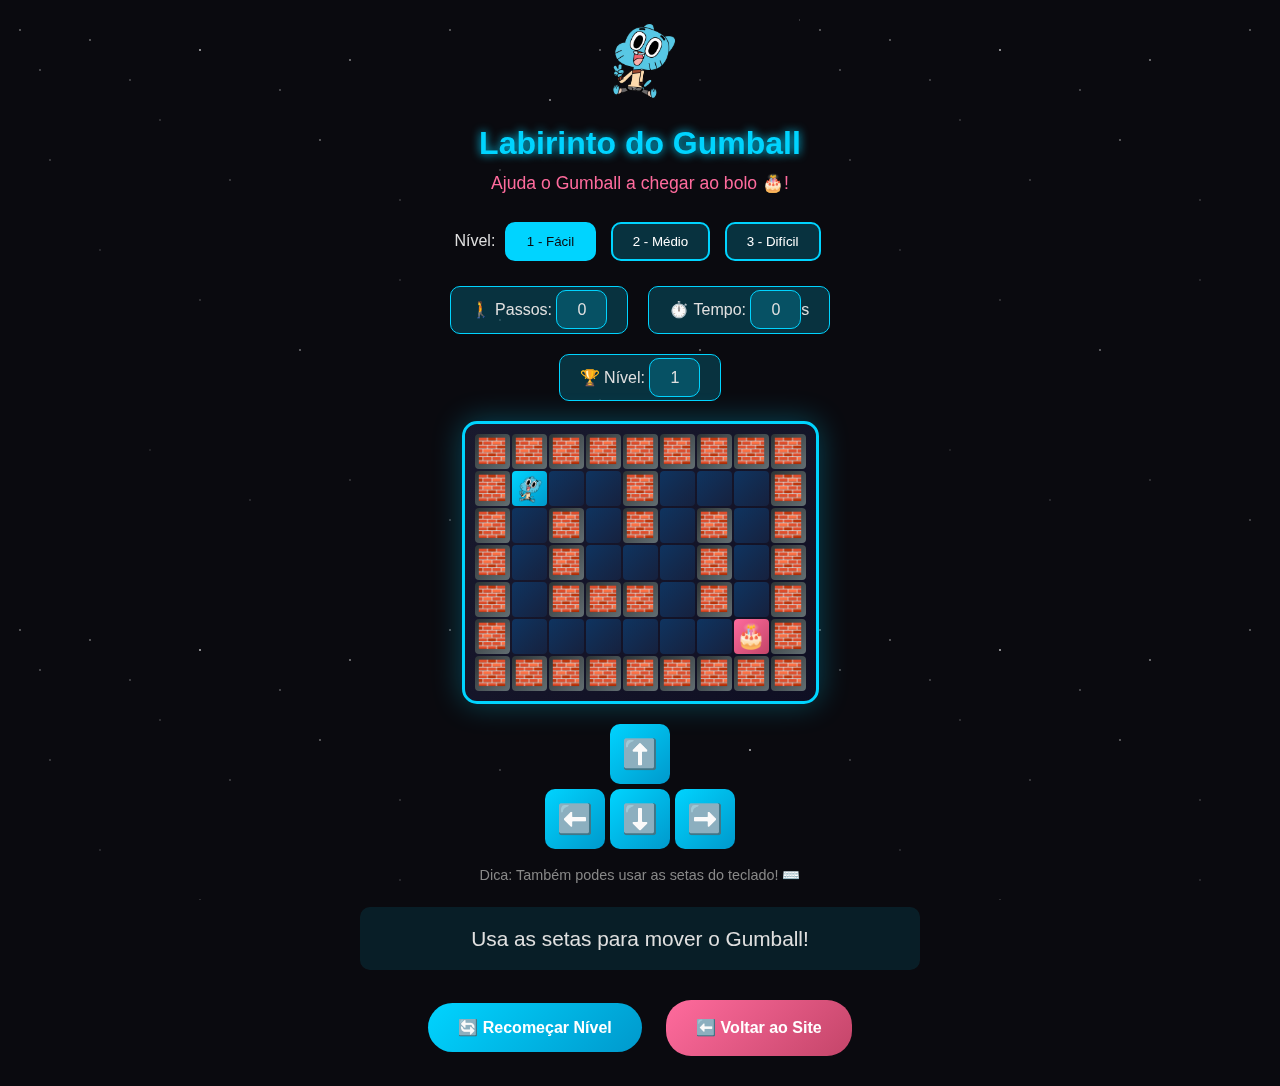
<file: labirinto.html>
<!DOCTYPE html>
<html lang="pt-PT">
<head>
    <meta charset="UTF-8">
    <meta name="viewport" content="width=device-width, initial-scale=1.0">
    <title>Labirinto do Gumball</title>
    <link rel="stylesheet" href="styles.css">
    <style>
        .game-container {
            max-width: 600px;
            margin: 0 auto;
            padding: 20px;
            text-align: center;
        }

        .game-header {
            margin-bottom: 20px;
            text-align: center;
        }

        .game-header-img {
            width: 80px;
            height: 80px;
            object-fit: contain;
            margin-bottom: 10px;
        }

        .game-header h1 {
            color: #00d4ff;
            font-size: 2em;
            text-shadow: 0 0 10px #00d4ff;
        }

        .game-header p {
            color: #ff6b9d;
            font-size: 1.1em;
        }

        .game-info {
            display: flex;
            justify-content: center;
            gap: 20px;
            margin-bottom: 20px;
            flex-wrap: wrap;
        }

        .game-info span {
            background: rgba(0, 212, 255, 0.2);
            padding: 10px 20px;
            border-radius: 10px;
            border: 1px solid #00d4ff;
        }

        .maze-container {
            display: inline-block;
            background: linear-gradient(135deg, #1a1a2e, #0f0f23);
            padding: 10px;
            border-radius: 15px;
            border: 3px solid #00d4ff;
            box-shadow: 0 0 30px rgba(0, 212, 255, 0.3);
        }

        .maze {
            display: grid;
            gap: 2px;
        }

        .maze-cell {
            width: 35px;
            height: 35px;
            display: flex;
            align-items: center;
            justify-content: center;
            font-size: 1.5em;
            border-radius: 4px;
            transition: all 0.2s ease;
        }

        .maze-cell img {
            width: 28px;
            height: 28px;
            object-fit: contain;
        }

        .maze-cell.wall {
            background: linear-gradient(135deg, #2d3436, #636e72);
        }

        .maze-cell.path {
            background: linear-gradient(135deg, #0f3460, #16213e);
        }

        .maze-cell.player {
            background: linear-gradient(135deg, #00d4ff, #0099cc);
            animation: playerGlow 1s ease infinite alternate;
        }

        .maze-cell.goal {
            background: linear-gradient(135deg, #ff6b9d, #c44569);
            animation: goalGlow 1s ease infinite alternate;
        }

        .maze-cell.visited {
            background: linear-gradient(135deg, #1b4332, #2d6a4f);
        }

        @keyframes playerGlow {
            from { box-shadow: 0 0 10px #00d4ff; }
            to { box-shadow: 0 0 25px #00d4ff; }
        }

        @keyframes goalGlow {
            from { box-shadow: 0 0 10px #ff6b9d; }
            to { box-shadow: 0 0 25px #ff6b9d; }
        }

        .controls {
            margin: 20px 0;
        }

        .controls-grid {
            display: grid;
            grid-template-columns: repeat(3, 60px);
            gap: 5px;
            justify-content: center;
            margin-bottom: 15px;
        }

        .control-btn {
            width: 60px;
            height: 60px;
            font-size: 1.8em;
            background: linear-gradient(135deg, #00d4ff, #0099cc);
            border: none;
            border-radius: 10px;
            cursor: pointer;
            transition: all 0.2s ease;
            color: white;
        }

        .control-btn:hover {
            transform: scale(1.1);
            box-shadow: 0 5px 20px rgba(0, 212, 255, 0.5);
        }

        .control-btn:active {
            transform: scale(0.95);
        }

        .control-btn.empty {
            visibility: hidden;
        }

        .keyboard-hint {
            color: #888;
            font-size: 0.9em;
            margin-top: 10px;
        }

        .game-status {
            font-size: 1.3em;
            margin: 20px 0;
            padding: 15px;
            border-radius: 10px;
            background: rgba(0, 212, 255, 0.1);
            min-height: 50px;
        }

        .game-status.win {
            background: rgba(82, 183, 136, 0.2);
            color: #52b788;
            animation: celebrate 0.5s ease;
        }

        @keyframes celebrate {
            0%, 100% { transform: scale(1); }
            50% { transform: scale(1.05); }
        }

        .btn-voltar {
            display: inline-block;
            background: linear-gradient(135deg, #ff6b9d, #c44569);
            color: white;
            padding: 15px 30px;
            border-radius: 25px;
            text-decoration: none;
            font-weight: bold;
            margin: 10px;
            transition: all 0.3s ease;
            border: none;
            cursor: pointer;
            font-size: 1em;
        }

        .btn-voltar:hover {
            transform: scale(1.05);
            box-shadow: 0 5px 20px rgba(255, 107, 157, 0.5);
        }

        .btn-restart {
            display: inline-block;
            background: linear-gradient(135deg, #00d4ff, #0099cc);
            color: white;
            padding: 15px 30px;
            border-radius: 25px;
            text-decoration: none;
            font-weight: bold;
            margin: 10px;
            transition: all 0.3s ease;
            border: none;
            cursor: pointer;
            font-size: 1em;
        }

        .btn-restart:hover {
            transform: scale(1.05);
            box-shadow: 0 5px 20px rgba(0, 212, 255, 0.5);
        }

        .level-selector {
            margin-bottom: 20px;
        }

        .level-selector button {
            background: rgba(0, 212, 255, 0.2);
            border: 2px solid #00d4ff;
            color: white;
            padding: 10px 20px;
            margin: 5px;
            border-radius: 10px;
            cursor: pointer;
            transition: all 0.3s ease;
        }

        .level-selector button:hover,
        .level-selector button.active {
            background: #00d4ff;
            color: #0a0a0f;
        }

        .game-buttons {
            margin-top: 20px;
        }
    </style>
</head>
<body>
    <div class="stars"></div>

    <div class="game-container">
        <div class="game-header">
            <img src="img/gumball.png" alt="Gumball" class="game-header-img">
            <h1>Labirinto do Gumball</h1>
            <p>Ajuda o Gumball a chegar ao bolo 🎂!</p>
        </div>

        <div class="level-selector">
            <span>Nível:</span>
            <button onclick="setLevel(1)" id="level-1" class="active">1 - Fácil</button>
            <button onclick="setLevel(2)" id="level-2">2 - Médio</button>
            <button onclick="setLevel(3)" id="level-3">3 - Difícil</button>
        </div>

        <div class="game-info">
            <span>🚶 Passos: <span id="steps">0</span></span>
            <span>⏱️ Tempo: <span id="timer">0</span>s</span>
            <span>🏆 Nível: <span id="current-level">1</span></span>
        </div>

        <div class="maze-container">
            <div class="maze" id="maze">
                <!-- Maze will be generated by JavaScript -->
            </div>
        </div>

        <div class="controls">
            <div class="controls-grid">
                <button class="control-btn empty"></button>
                <button class="control-btn" onclick="move('up')">⬆️</button>
                <button class="control-btn empty"></button>
                <button class="control-btn" onclick="move('left')">⬅️</button>
                <button class="control-btn" onclick="move('down')">⬇️</button>
                <button class="control-btn" onclick="move('right')">➡️</button>
            </div>
            <p class="keyboard-hint">Dica: Também podes usar as setas do teclado! ⌨️</p>
        </div>

        <div class="game-status" id="game-status">
            Usa as setas para mover o Gumball!
        </div>

        <div class="game-buttons">
            <button onclick="restartLevel()" class="btn-restart">🔄 Recomeçar Nível</button>
            <a href="index.html" class="btn-voltar">⬅️ Voltar ao Site</a>
        </div>
    </div>

    <script>
        // Labirintos predefinidos (1 = parede, 0 = caminho)
        const mazes = {
            1: [
                [1,1,1,1,1,1,1,1,1],
                [1,0,0,0,1,0,0,0,1],
                [1,0,1,0,1,0,1,0,1],
                [1,0,1,0,0,0,1,0,1],
                [1,0,1,1,1,0,1,0,1],
                [1,0,0,0,0,0,0,0,1],
                [1,1,1,1,1,1,1,1,1]
            ],
            2: [
                [1,1,1,1,1,1,1,1,1,1,1],
                [1,0,0,0,1,0,0,0,0,0,1],
                [1,0,1,0,1,0,1,1,1,0,1],
                [1,0,1,0,0,0,0,0,1,0,1],
                [1,0,1,1,1,1,1,0,1,0,1],
                [1,0,0,0,0,0,0,0,1,0,1],
                [1,1,1,0,1,1,1,1,1,0,1],
                [1,0,0,0,0,0,0,0,0,0,1],
                [1,1,1,1,1,1,1,1,1,1,1]
            ],
            3: [
                [1,1,1,1,1,1,1,1,1,1,1,1,1],
                [1,0,0,0,1,0,0,0,1,0,0,0,1],
                [1,0,1,0,1,0,1,0,1,0,1,0,1],
                [1,0,1,0,0,0,1,0,0,0,1,0,1],
                [1,0,1,1,1,1,1,1,1,0,1,0,1],
                [1,0,0,0,0,0,0,0,0,0,1,0,1],
                [1,1,1,1,1,0,1,1,1,1,1,0,1],
                [1,0,0,0,0,0,1,0,0,0,0,0,1],
                [1,0,1,1,1,1,1,0,1,1,1,1,1],
                [1,0,0,0,0,0,0,0,0,0,0,0,1],
                [1,1,1,1,1,1,1,1,1,1,1,1,1]
            ]
        };

        const startPositions = {
            1: { x: 1, y: 1 },
            2: { x: 1, y: 1 },
            3: { x: 1, y: 1 }
        };

        const goalPositions = {
            1: { x: 7, y: 5 },
            2: { x: 9, y: 7 },
            3: { x: 11, y: 9 }
        };

        let currentLevel = 1;
        let playerPos = { ...startPositions[1] };
        let steps = 0;
        let timer = 0;
        let timerInterval = null;
        let gameWon = false;
        let gameStarted = false;

        function setLevel(level) {
            currentLevel = level;
            document.querySelectorAll('.level-selector button').forEach(btn => btn.classList.remove('active'));
            document.getElementById(`level-${level}`).classList.add('active');
            document.getElementById('current-level').textContent = level;
            restartLevel();
        }

        function renderMaze() {
            const maze = mazes[currentLevel];
            const mazeElement = document.getElementById('maze');
            mazeElement.innerHTML = '';
            mazeElement.style.gridTemplateColumns = `repeat(${maze[0].length}, 35px)`;

            const goal = goalPositions[currentLevel];

            maze.forEach((row, y) => {
                row.forEach((cell, x) => {
                    const cellElement = document.createElement('div');
                    cellElement.className = 'maze-cell';

                    if (cell === 1) {
                        cellElement.classList.add('wall');
                        cellElement.textContent = '🧱';
                    } else {
                        cellElement.classList.add('path');

                        if (x === playerPos.x && y === playerPos.y) {
                            cellElement.classList.add('player');
                            cellElement.innerHTML = '<img src="img/gumball.png" alt="Gumball">';
                        } else if (x === goal.x && y === goal.y) {
                            cellElement.classList.add('goal');
                            cellElement.textContent = '🎂';
                        }
                    }

                    mazeElement.appendChild(cellElement);
                });
            });
        }

        function move(direction) {
            if (gameWon) return;

            const maze = mazes[currentLevel];
            let newX = playerPos.x;
            let newY = playerPos.y;

            switch(direction) {
                case 'up': newY--; break;
                case 'down': newY++; break;
                case 'left': newX--; break;
                case 'right': newX++; break;
            }

            // Verifica se o movimento é válido
            if (newY >= 0 && newY < maze.length &&
                newX >= 0 && newX < maze[0].length &&
                maze[newY][newX] === 0) {

                if (!gameStarted) {
                    gameStarted = true;
                    timerInterval = setInterval(() => {
                        timer++;
                        document.getElementById('timer').textContent = timer;
                    }, 1000);
                }

                playerPos.x = newX;
                playerPos.y = newY;
                steps++;
                document.getElementById('steps').textContent = steps;

                renderMaze();
                checkWin();
            }
        }

        function checkWin() {
            const goal = goalPositions[currentLevel];
            if (playerPos.x === goal.x && playerPos.y === goal.y) {
                gameWon = true;
                clearInterval(timerInterval);

                const statusElement = document.getElementById('game-status');
                statusElement.className = 'game-status win';

                if (currentLevel < 3) {
                    statusElement.innerHTML = `🎉 Parabéns! O Gumball chegou ao bolo em ${steps} passos e ${timer} segundos!<br>Clica no nível ${currentLevel + 1} para continuar!`;
                } else {
                    statusElement.innerHTML = `🏆 INCRÍVEL! Completaste todos os níveis!<br>${steps} passos em ${timer} segundos!`;
                }
            }
        }

        function restartLevel() {
            clearInterval(timerInterval);
            playerPos = { ...startPositions[currentLevel] };
            steps = 0;
            timer = 0;
            gameWon = false;
            gameStarted = false;

            document.getElementById('steps').textContent = '0';
            document.getElementById('timer').textContent = '0';
            document.getElementById('game-status').textContent = 'Usa as setas para mover o Gumball!';
            document.getElementById('game-status').className = 'game-status';

            renderMaze();
        }

        // Controlo por teclado
        document.addEventListener('keydown', (e) => {
            switch(e.key) {
                case 'ArrowUp': e.preventDefault(); move('up'); break;
                case 'ArrowDown': e.preventDefault(); move('down'); break;
                case 'ArrowLeft': e.preventDefault(); move('left'); break;
                case 'ArrowRight': e.preventDefault(); move('right'); break;
            }
        });

        // Inicializa o jogo
        renderMaze();
    </script>
</body>
</html>
</file>
<file: styles.css>
/* Reset e base */
* {
    margin: 0;
    padding: 0;
    box-sizing: border-box;
}

html {
    scroll-behavior: smooth;
}

body {
    font-family: 'Segoe UI', Tahoma, Geneva, Verdana, sans-serif;
    background-color: #0a0a0f;
    color: #e0e0e0;
    line-height: 1.6;
    min-height: 100vh;
    position: relative;
    overflow-x: hidden;
}

/* Estrelinhas animadas */
.stars {
    position: fixed;
    top: 0;
    left: 0;
    width: 100%;
    height: 100%;
    pointer-events: none;
    z-index: -1;
    background:
        radial-gradient(1px 1px at 20px 30px, white, transparent),
        radial-gradient(1px 1px at 40px 70px, rgba(255,255,255,0.8), transparent),
        radial-gradient(1px 1px at 50px 160px, rgba(255,255,255,0.6), transparent),
        radial-gradient(1px 1px at 90px 40px, white, transparent),
        radial-gradient(1px 1px at 130px 80px, rgba(255,255,255,0.7), transparent),
        radial-gradient(1px 1px at 160px 120px, rgba(255,255,255,0.5), transparent),
        radial-gradient(1.5px 1.5px at 200px 50px, white, transparent),
        radial-gradient(1px 1px at 230px 180px, rgba(255,255,255,0.6), transparent),
        radial-gradient(1px 1px at 280px 90px, rgba(255,255,255,0.8), transparent),
        radial-gradient(1px 1px at 320px 140px, white, transparent),
        radial-gradient(1.5px 1.5px at 350px 60px, rgba(255,255,255,0.7), transparent),
        radial-gradient(1px 1px at 400px 200px, rgba(255,255,255,0.5), transparent),
        radial-gradient(1px 1px at 450px 30px, white, transparent),
        radial-gradient(1px 1px at 500px 170px, rgba(255,255,255,0.6), transparent),
        radial-gradient(1.5px 1.5px at 550px 100px, rgba(255,255,255,0.8), transparent),
        radial-gradient(1px 1px at 600px 50px, white, transparent),
        radial-gradient(1px 1px at 650px 190px, rgba(255,255,255,0.7), transparent),
        radial-gradient(1px 1px at 700px 80px, rgba(255,255,255,0.5), transparent),
        radial-gradient(1.5px 1.5px at 750px 150px, white, transparent),
        radial-gradient(1px 1px at 800px 20px, rgba(255,255,255,0.6), transparent),
        radial-gradient(1px 1px at 100px 250px, rgba(255,255,255,0.4), transparent),
        radial-gradient(1px 1px at 200px 300px, rgba(255,255,255,0.5), transparent),
        radial-gradient(1.5px 1.5px at 300px 350px, rgba(255,255,255,0.6), transparent),
        radial-gradient(1px 1px at 400px 280px, rgba(255,255,255,0.4), transparent),
        radial-gradient(1px 1px at 500px 320px, rgba(255,255,255,0.5), transparent),
        radial-gradient(1px 1px at 600px 400px, rgba(255,255,255,0.4), transparent),
        radial-gradient(1.5px 1.5px at 700px 350px, rgba(255,255,255,0.6), transparent),
        radial-gradient(1px 1px at 150px 450px, rgba(255,255,255,0.3), transparent),
        radial-gradient(1px 1px at 250px 500px, rgba(255,255,255,0.4), transparent),
        radial-gradient(1px 1px at 350px 480px, rgba(255,255,255,0.5), transparent),
        radial-gradient(1.5px 1.5px at 450px 520px, rgba(255,255,255,0.4), transparent),
        radial-gradient(1px 1px at 550px 450px, rgba(255,255,255,0.3), transparent),
        radial-gradient(1px 1px at 650px 500px, rgba(255,255,255,0.5), transparent),
        radial-gradient(1px 1px at 750px 480px, rgba(255,255,255,0.4), transparent);
    background-repeat: repeat;
    background-size: 800px 600px;
    animation: twinkle 8s ease-in-out infinite alternate;
}

@keyframes twinkle {
    0% { opacity: 0.5; }
    50% { opacity: 0.8; }
    100% { opacity: 0.6; }
}

/* Header */
.header {
    text-align: center;
    padding: 30px 20px;
    background: linear-gradient(180deg, rgba(0, 212, 255, 0.1) 0%, transparent 100%);
}

.header-logo {
    max-width: 100%;
    width: 300px;
    height: auto;
    margin-bottom: 20px;
    filter: drop-shadow(0 0 20px rgba(0, 212, 255, 0.5));
}

.header-image {
    max-width: 100%;
    width: 500px;
    height: auto;
    border-radius: 20px;
    box-shadow: 0 10px 40px rgba(0, 212, 255, 0.3);
    margin-bottom: 20px;
    border: 3px solid rgba(0, 212, 255, 0.5);
    background: rgba(255, 255, 255, 0.1);
}

.titulo-principal {
    font-size: 3em;
    color: #00d4ff;
    text-shadow: 0 0 20px rgba(0, 212, 255, 0.5);
    margin-bottom: 10px;
    animation: glow 2s ease-in-out infinite alternate;
}

@keyframes glow {
    from { text-shadow: 0 0 20px rgba(0, 212, 255, 0.5); }
    to { text-shadow: 0 0 30px rgba(0, 212, 255, 0.8), 0 0 40px rgba(255, 107, 157, 0.4); }
}

.subtitulo {
    font-size: 1.5em;
    color: #ff6b9d;
    font-style: italic;
}

/* Índice */
.indice {
    max-width: 600px;
    margin: 30px auto;
    padding: 25px;
    background: rgba(255, 255, 255, 0.05);
    border-radius: 20px;
    border: 2px solid rgba(0, 212, 255, 0.3);
}

.indice h2 {
    color: #00d4ff;
    margin-bottom: 15px;
    font-size: 1.5em;
}

.indice ul {
    list-style: none;
    display: grid;
    grid-template-columns: repeat(auto-fit, minmax(200px, 1fr));
    gap: 10px;
}

.indice li {
    margin: 5px 0;
}

.indice a {
    color: #e0e0e0;
    text-decoration: none;
    padding: 10px 15px;
    display: block;
    border-radius: 10px;
    background: rgba(0, 212, 255, 0.1);
    transition: all 0.3s ease;
}

.indice a:hover {
    background: rgba(0, 212, 255, 0.3);
    transform: translateX(5px);
    color: #00d4ff;
}

/* Conteúdo principal */
.conteudo {
    max-width: 1000px;
    margin: 0 auto;
    padding: 20px;
}

/* Secções */
.seccao {
    margin-bottom: 50px;
    padding: 30px;
    background: rgba(255, 255, 255, 0.03);
    border-radius: 20px;
    border: 1px solid rgba(255, 255, 255, 0.1);
}

.seccao h2 {
    color: #00d4ff;
    font-size: 1.8em;
    margin-bottom: 20px;
    padding-bottom: 10px;
    border-bottom: 2px solid rgba(0, 212, 255, 0.3);
}

.seccao p {
    margin-bottom: 15px;
    font-size: 1.1em;
}

/* Personagens Grid */
.personagens-grid {
    display: grid;
    grid-template-columns: repeat(auto-fit, minmax(250px, 1fr));
    gap: 20px;
}

.personagem-card {
    background: linear-gradient(135deg, rgba(0, 212, 255, 0.1), rgba(255, 107, 157, 0.05));
    padding: 20px;
    border-radius: 15px;
    border: 1px solid rgba(0, 212, 255, 0.2);
    transition: all 0.3s ease;
}

.personagem-card:hover {
    transform: translateY(-5px);
    box-shadow: 0 10px 30px rgba(0, 212, 255, 0.2);
    border-color: rgba(0, 212, 255, 0.5);
}

.personagem-emoji {
    font-size: 3em;
    margin-bottom: 10px;
}

.personagem-avatar {
    width: 100px;
    height: 100px;
    border-radius: 50%;
    display: flex;
    align-items: center;
    justify-content: center;
    font-size: 3em;
    margin: 0 auto 15px;
    transition: transform 0.3s ease, box-shadow 0.3s ease;
}

.personagem-avatar.gumball {
    background: linear-gradient(135deg, #3498db, #2980b9);
    box-shadow: 0 5px 20px rgba(52, 152, 219, 0.5);
}

.personagem-avatar.darwin {
    background: linear-gradient(135deg, #f39c12, #e67e22);
    box-shadow: 0 5px 20px rgba(243, 156, 18, 0.5);
}

.personagem-avatar.anais {
    background: linear-gradient(135deg, #ff9ff3, #f368e0);
    box-shadow: 0 5px 20px rgba(243, 104, 224, 0.5);
}

.personagem-avatar.nicole {
    background: linear-gradient(135deg, #00d4ff, #0099cc);
    box-shadow: 0 5px 20px rgba(0, 212, 255, 0.5);
}

.personagem-avatar.richard {
    background: linear-gradient(135deg, #ffc0cb, #ff91a4);
    box-shadow: 0 5px 20px rgba(255, 145, 164, 0.5);
}

.personagem-avatar.carrie {
    background: linear-gradient(135deg, #636e72, #2d3436);
    box-shadow: 0 5px 20px rgba(99, 110, 114, 0.5);
}

.personagem-avatar.penny {
    background: linear-gradient(135deg, #fdcb6e, #f8b739);
    box-shadow: 0 5px 20px rgba(253, 203, 110, 0.5);
}

.personagem-avatar.tobias {
    background: linear-gradient(135deg, #ff6b6b, #feca57, #48dbfb, #1dd1a1, #5f27cd);
    box-shadow: 0 5px 20px rgba(255, 107, 107, 0.5);
}

.personagem-card:hover .personagem-avatar {
    transform: scale(1.15) rotate(5deg);
}

.personagem-img {
    width: 100px;
    height: 100px;
    object-fit: contain;
    margin: 0 auto 15px;
    display: block;
    border-radius: 15px;
    background: rgba(255, 255, 255, 0.1);
    padding: 10px;
    filter: drop-shadow(0 5px 15px rgba(0, 212, 255, 0.3));
    transition: transform 0.3s ease;
}

.personagem-card:hover .personagem-img {
    transform: scale(1.1) rotate(3deg);
}

.personagem-card h3 {
    color: #ff6b9d;
    margin-bottom: 10px;
}

.personagem-card p {
    font-size: 0.95em;
    color: #bbb;
    margin-bottom: 0;
}

/* Lista de curiosidades */
.lista-curiosidades {
    list-style: none;
}

.lista-curiosidades li {
    padding: 12px 15px;
    margin: 8px 0;
    background: rgba(0, 212, 255, 0.05);
    border-radius: 10px;
    border-left: 3px solid #00d4ff;
    transition: all 0.3s ease;
}

.lista-curiosidades li:hover {
    background: rgba(0, 212, 255, 0.1);
    transform: translateX(10px);
}

/* Frases */
.frases-container {
    display: grid;
    grid-template-columns: repeat(auto-fit, minmax(280px, 1fr));
    gap: 20px;
}

.frase-card {
    background: linear-gradient(135deg, #1a1a2e, #16213e);
    padding: 20px;
    border-radius: 15px;
    border: 1px solid rgba(255, 107, 157, 0.3);
    position: relative;
}

.frase-card::before {
    content: '"';
    position: absolute;
    top: 5px;
    left: 15px;
    font-size: 3em;
    color: rgba(255, 107, 157, 0.3);
    font-family: Georgia, serif;
}

.frase-card p {
    font-style: italic;
    font-size: 1.1em;
    margin-bottom: 10px;
    padding-top: 20px;
}

.frase-card span {
    color: #ff6b9d;
    font-weight: bold;
}

/* Jogos Grid */
.intro-jogos, .intro-videos, .intro-quiz {
    text-align: center;
    margin-bottom: 25px;
    font-size: 1.1em;
    color: #bbb;
}

.jogos-grid {
    display: grid;
    grid-template-columns: repeat(auto-fit, minmax(200px, 1fr));
    gap: 20px;
}

.jogo-card {
    display: block;
    background: linear-gradient(135deg, #0f3460, #16213e);
    padding: 25px;
    border-radius: 15px;
    border: 2px solid #00d4ff;
    text-decoration: none;
    text-align: center;
    transition: all 0.3s ease;
}

.jogo-card:hover {
    transform: translateY(-10px) scale(1.02);
    box-shadow: 0 15px 40px rgba(0, 212, 255, 0.4);
    border-color: #ff6b9d;
}

.jogo-icon {
    font-size: 3em;
    margin-bottom: 15px;
    height: 60px;
    display: flex;
    align-items: center;
    justify-content: center;
}

.jogo-icon img {
    width: 60px;
    height: 60px;
    object-fit: contain;
    transition: transform 0.3s ease;
}

.jogo-card:hover .jogo-icon img {
    transform: scale(1.1);
}

.jogo-icon-duplo {
    gap: 5px;
}

.jogo-icon-duplo img {
    width: 45px;
    height: 45px;
}

.jogo-card h3 {
    color: #00d4ff;
    margin-bottom: 10px;
}

.jogo-card p {
    color: #bbb;
    font-size: 0.9em;
    margin-bottom: 0;
}

/* Vídeos */
.videos-grid {
    display: grid;
    grid-template-columns: repeat(auto-fit, minmax(300px, 1fr));
    gap: 25px;
}

.video-card {
    background: rgba(0, 0, 0, 0.3);
    border-radius: 15px;
    overflow: hidden;
    border: 1px solid rgba(0, 212, 255, 0.2);
}

.video-card h3 {
    padding: 15px;
    color: #ff6b9d;
    font-size: 1em;
    background: rgba(0, 212, 255, 0.1);
}

.video-container {
    position: relative;
    padding-bottom: 56.25%;
    height: 0;
    overflow: hidden;
}

.video-container iframe {
    position: absolute;
    top: 0;
    left: 0;
    width: 100%;
    height: 100%;
}

/* Quiz */
.quiz-question {
    background: rgba(0, 212, 255, 0.05);
    padding: 25px;
    border-radius: 15px;
    margin-bottom: 20px;
}

.quiz-question h3 {
    color: #00d4ff;
    margin-bottom: 15px;
}

.quiz-question > p {
    font-size: 1.2em;
    margin-bottom: 20px;
}

.quiz-options {
    display: grid;
    grid-template-columns: repeat(auto-fit, minmax(200px, 1fr));
    gap: 10px;
}

.quiz-options button {
    padding: 15px 20px;
    background: linear-gradient(135deg, #1a1a2e, #16213e);
    border: 2px solid #00d4ff;
    color: white;
    border-radius: 10px;
    cursor: pointer;
    font-size: 1em;
    transition: all 0.3s ease;
}

.quiz-options button:hover:not(:disabled) {
    background: #00d4ff;
    color: #0a0a0f;
    transform: scale(1.02);
}

.quiz-options button:disabled {
    opacity: 0.7;
    cursor: not-allowed;
}

.feedback {
    margin-top: 15px;
    font-size: 1.1em;
    font-weight: bold;
    min-height: 30px;
}

.feedback.correct {
    color: #52b788;
}

.feedback.incorrect {
    color: #ff6b9d;
}

#quiz-result {
    text-align: center;
    padding: 30px;
}

#quiz-result h3 {
    color: #52b788;
    font-size: 2em;
    margin-bottom: 20px;
}

#score-text {
    font-size: 1.5em;
    margin-bottom: 15px;
}

#result-message {
    font-size: 1.3em;
    color: #ff6b9d;
    margin-bottom: 25px;
}

.btn-restart {
    padding: 15px 30px;
    background: linear-gradient(135deg, #00d4ff, #0099cc);
    border: none;
    color: white;
    border-radius: 25px;
    cursor: pointer;
    font-size: 1.1em;
    font-weight: bold;
    transition: all 0.3s ease;
}

.btn-restart:hover {
    transform: scale(1.05);
    box-shadow: 0 5px 20px rgba(0, 212, 255, 0.5);
}

/* Amigo Secreto */
.amigo-secreto-section {
    background: linear-gradient(135deg, rgba(255, 107, 157, 0.1), rgba(0, 212, 255, 0.05));
    border: 2px solid rgba(255, 107, 157, 0.3);
    text-align: center;
}

.amigo-secreto-section h2 {
    color: #ff6b9d;
    border-bottom-color: rgba(255, 107, 157, 0.3);
}

.dica-box {
    background: rgba(0, 0, 0, 0.3);
    padding: 30px;
    border-radius: 15px;
    margin-top: 20px;
}

.dica-texto {
    font-size: 1.8em;
    color: #00d4ff;
    font-weight: bold;
    margin-bottom: 15px;
    text-shadow: 0 0 10px rgba(0, 212, 255, 0.5);
}

.dica-decoracao {
    font-size: 1.5em;
    letter-spacing: 10px;
}

/* Hidden */
.hidden {
    display: none !important;
}

/* Footer */
footer {
    text-align: center;
    padding: 30px;
    margin-top: 50px;
    border-top: 1px solid rgba(255, 255, 255, 0.1);
    color: #666;
}

/* Responsivo */
@media (max-width: 768px) {
    .titulo-principal {
        font-size: 2em;
    }

    .subtitulo {
        font-size: 1.2em;
    }

    .header-image {
        width: 280px;
    }

    .seccao {
        padding: 20px;
    }

    .seccao h2 {
        font-size: 1.4em;
    }

    .indice ul {
        grid-template-columns: 1fr;
    }

    .personagens-grid,
    .frases-container,
    .jogos-grid,
    .videos-grid {
        grid-template-columns: 1fr;
    }

    .quiz-options {
        grid-template-columns: 1fr;
    }
}

@media (max-width: 480px) {
    .titulo-principal {
        font-size: 1.6em;
    }

    .game-info {
        flex-direction: column;
        gap: 10px;
    }

    .player-info {
        flex-direction: column;
        gap: 15px;
    }
}

/* Ícones de personagens inline */
.menu-icon,
.indice a img {
    width: 20px !important;
    height: 20px !important;
    object-fit: contain;
    vertical-align: middle;
    margin-right: 5px;
    display: inline-block;
}

.section-icon,
.seccao h2 img {
    width: 35px !important;
    height: 35px !important;
    object-fit: contain;
    vertical-align: middle;
    margin-right: 8px;
    display: inline-block;
}

.quiz-icon,
.quiz-options button img {
    width: 22px !important;
    height: 22px !important;
    object-fit: contain;
    vertical-align: middle;
    margin-right: 5px;
    display: inline-block;
}

.score-icon,
.score-board img {
    width: 22px !important;
    height: 22px !important;
    object-fit: contain;
    vertical-align: middle;
    margin-right: 3px;
    display: inline-block;
}
</file>
